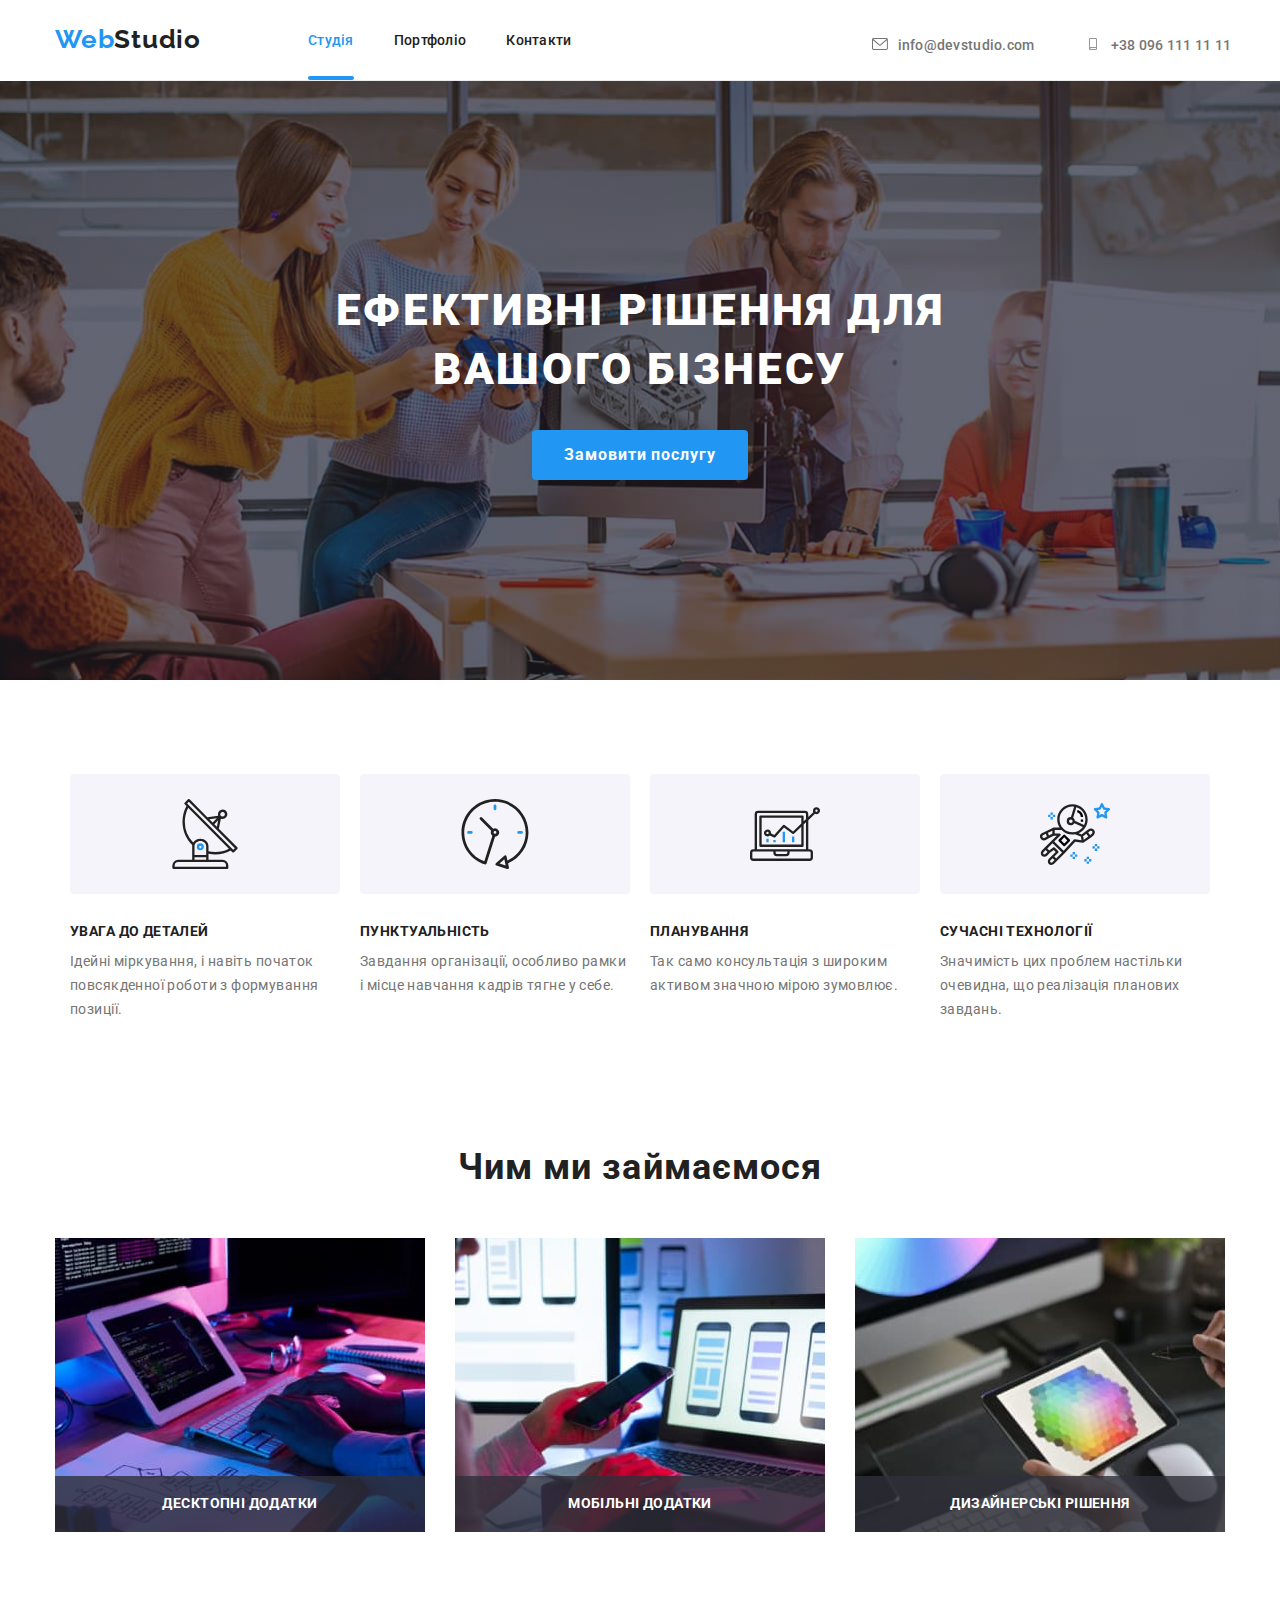
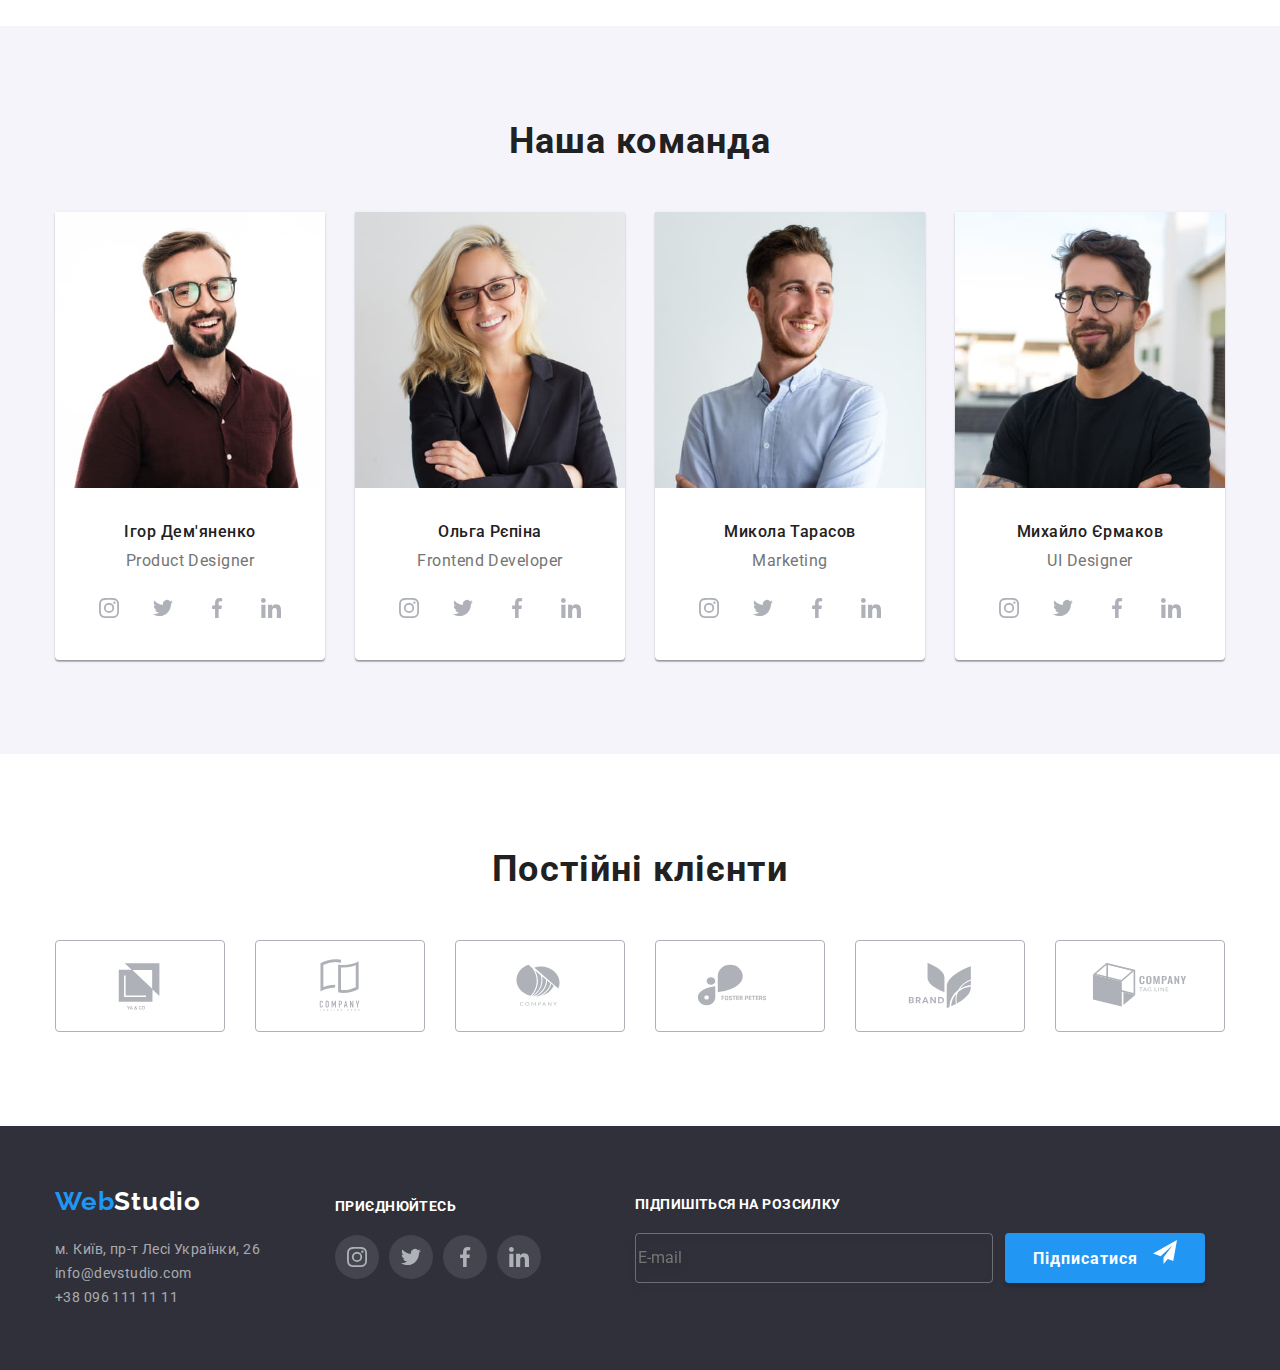
<file: index.html>
<!DOCTYPE html>
<html lang="uk">

<head>
  <meta charset="UTF-8" />
  <meta http-equiv="X-UA-Compatible" content="IE=edge" />
  <meta name="viewport" content="width=device-width, initial-scale=1.0" />
  <link rel="preconnect" href="https://fonts.gstatic.com" crossorigin />
  <link rel="preconnect" href="https://fonts.googleapis.com" />
  <link href="https://fonts.googleapis.com/css2?family=Raleway:wght@700&family=Roboto:wght@400;500;700;900&display=swap"
    rel="stylesheet" />
  <link rel="stylesheet"
    href="https://cdnjs.cloudflare.com/ajax/libs/modern-normalize/1.0.0/modern-normalize.min.css" />

  <link rel="stylesheet" href="./css/main.min.css" />

  <link rel="stylesheet" href="https://cdnjs.cloudflare.com/ajax/libs/animate.css/4.1.1/animate.min.css" />
  <title>WebStudio</title>
</head>

<body>
  <!-- Header -->
  <header class="page-header">
    <div class="container header">
      <!--Logo Link-->
      <div>
        <a href="./index.html" class="logo-link logo-link--header">
          <span lang="en">Web<span class="logo-link__studio logo-link__studio--header-color">Studio</span></span>
        </a>
      </div>

      <!--Mobile navigation-->
      <div>
        <button type="button" class="open-mobile-nav open-modal" data-modal2-open>
          <svg class="open-mobile-nav__svg">
            <use href="./images/icons.svg#open-mobile-nav"></use>
          </svg>
        </button>
      </div>
      <div class="backdrop is-hidden" data-modal2="">
        <div class="mobile-nav-modal no-scroll">
          <button type="button" class="close-mobile-nav" data-modal2-close>
            <svg class="modal-close">
              <use href="./images/icons.svg#close">
              </use>
            </svg>
          </button>
          <nav class="mobile-navigation">
            <ul class="mobile-navigation__list list">
              <li class="mobile-navigation__item">
                <a href="./index.html" class="mobile-navigation__link mobile-navigation__link--active link">Студія</a>
              </li>
              <li class="mobile-navigation__item">
                <a href="./portfolio.html" class="mobile-navigation__link link">Портфоліо</a>
              </li>
              <li class="mobile-navigation__item">
                <a href="#contacts" class="mobile-navigation__link link">Контакти</a>
              </li>
            </ul>
          </nav>
          <ul class="mobile-contact list">
            <li class="mobile-contact__item">
              <a href="mailto:info@devstudio.com" class="link mobile-contact__mail">
                info@devstudio.com
              </a>
            </li>
            <li class="mobile-contact__item">
              <a href="tel:+380961111111" class="link mobile-contact__tell">
                +38 096 111 11 11
              </a>
            </li>
          </ul>
          <ul class="header-social list">
            <li class="header-social__item">
              <a href="https://www.instagram.com/" class="header-social__link link">
                Instagram</a>
            </li>
            <li>
              <p class="pipeline">|</p>
            </li>
            <li class="header-social__item">
              <a href="https://twitter.com/" class="header-social__link link">
                Twitter</a>
            </li>
            <li>
              <p class="pipeline">|</p>
            </li>
            <li class="header-social__item">
              <a href="https://www.facebook.com/" class="header-social__link link">
                Facebook</a>
            </li>
            <li>
              <p class="pipeline">|</p>
            </li>
            <li class="header-social__item">
              <a href="https://www.linkedin.com/" class="header-social__link link">
                LinkedIN
              </a>
            </li>
          </ul>
        </div>
      </div>
    </div>

    <!--Normal navigation-->
    <nav class="navigation">
      <ul class="navigation__list list">
        <li class="navigation__item">
          <a href="./index.html" class="navigation__link link navigation__link--active ">Студія</a>
        </li>
        <li class="navigation__item">
          <a href="./portfolio.html" class="navigation__link link">Портфоліо</a>
        </li>
        <li class="navigation__item">
          <a href="#contacts" class="navigation__link link">Контакти</a>
        </li>
      </ul>
    </nav>

    <ul class="contact list">
      <li class="contact__item">
        <a href="mailto:info@devstudio.com" class="link contact__mail">
          <div class="logo-cont">
            <svg class="mail-svg">
              <use href="./images/icons.svg#icon-envelope">
              </use>
            </svg>
          </div>info@devstudio.com
        </a>
      </li>
      <li class="contact__item">
        <a href="tel:+380961111111" class="link contact__tell">
          <div class="logo-cont">
            <svg class="phone-svg">
              <use href="./images/icons.svg#icon-phone">
              </use>
            </svg>
          </div>+38 096 111 11 11
        </a>
      </li>
    </ul>
  </header>

  <body>

    <!--Hero Section-->
    <section>
      <div class="hero">
        <h1 class="hero__title">
          Ефективні рішення для вашого бізнесу
        </h1>
        <button type="button" class="hero__button open-modal button" data-modal-open>
          Замовити послугу
        </button>
      </div>
    </section>

    <!--Section Our Аdvantages-->
    <section class="advantages section">
      <div class="container">
        <h2 class="advantages__title visually-hidden">Переваги</h2>
        <ul class="advantage list">
          <li class="advantage__item">
            <div class="advantage__bloc">
              <svg class="advantage__svg">
                <use href="./images/icons.svg#icon-antenna"></use>
              </svg>
            </div>
            <h3 class="advantage__name">УВАГА ДО ДЕТАЛЕЙ</h3>
            <p class="advantage__description">
              Ідейні міркування, і навіть початок повсякденної роботи з
              формування позиції.
            </p>
          </li>
          <li class="advantage__item">
            <div class="advantage__bloc">
              <svg class="advantage__svg">
                <use href="./images/icons.svg#icon-clock"></use>
              </svg>
            </div>
            <h3 class="advantage__name">ПУНКТУАЛЬНІСТЬ</h3>
            <p class="advantage__description">
              Завдання організації, особливо рамки і місце навчання кадрів тягне
              у себе.
            </p>
          </li>
          <li class="advantage__item">
            <div class="advantage__bloc">
              <svg class="advantage__svg">
                <use href="./images/icons.svg#icon-diagram"></use>
              </svg>
            </div>
            <h3 class="advantage__name">ПЛАНУВАННЯ</h3>
            <p class="advantage__description">
              Так само консультація з широким активом значною мірою зумовлює.
            </p>
          </li>
          <li class="advantage__item">
            <div class="advantage__bloc">
              <svg class="advantage__svg">
                <use href="./images/icons.svg#icon-astronaut"></use>
              </svg>
            </div>
            <h3 class="advantage__name">СУЧАСНІ ТЕХНОЛОГІЇ</h3>
            <p class="advantage__description">
              Значимість цих проблем настільки очевидна, що реалізація планових
              завдань.
            </p>
          </li>
        </ul>
      </div>
    </section>

    <!--Section What Do We Do-->
    <section class="we-do section">
      <div class="container">
        <h2 class="we-do__title block-head">Чим ми займаємося</h2>
        <ul class="we-do__list list">
          <li class="we-do__item">
            <div class="we-do__thumb">
              <img class="we-do__img" src="./images/we-do/box1.jpg" alt="Programing" width="370" />
              <p class="we-do__description">Десктопні додатки</p>
            </div>
          </li>
          <li class="we-do__item">
            <div class="we-do__thumb">
              <img class="we-do__img" src="./images/we-do/box2.jpg" alt="Design" width="370" />
              <p class="we-do__description">Мобільні додатки</p>
            </div>
          </li>
          <li class="we-do__item">
            <div class="we-do__thumb">
              <img class="we-do__img" src="./images/we-do/box3.jpg" alt="Drafting" width="370" />
              <p class="we-do__description">Дизайнерські рішення</p>
            </div>
          </li>
        </ul>
      </div>
    </section>

    <!--Our Team-->
    <section class="team-sect section">
      <div class="container">
        <h2 class="block-head">Наша команда</h2>
        <ul class="team list">
          <li class="team__item">
            <section class="employee">

              <picture>
                <source srcset="  ./images/team/igor_desk_x3.jpg x3,
                                  ./images/team/igor_desk_x1.jpg x1," media="(min-width: 1200px)" sizes="270px" />
                <source srcset="  ./images/team/igor_tablet_x2.jpg x2,
                                  ./images/team/igor_tablet_x1.jpg x1," media="(min-width: 768px)" sizes="354px" />
                <source srcset="
                                  ./images/team/igor_mob_x2.jpg x2,
                                  ./images/team/igor_mob_x1.jpg x1," sizes="450px" />
                <img class="employee__img" src="./images/team/igor_mob_x1.jpg" alt="Ігор Дем'яненко" width="270" />
              </picture>

              <div class="team-frame">
                <h3 class="employee__name">Ігор Дем'яненко</h3>
                <p class="employee__position-on-team" lang="en">
                  Product Designer
                </p>
                <div class="employee__social-network">
                  <ul class="social list">
                    <li class="social__item">
                      <a class="social__link" href="https://www.instagram.com/">
                        <svg class="social__svg">
                          <use href="./images/icons.svg#icon-instagram"></use>
                        </svg>
                      </a>
                    </li>
                    <li class="social__item">
                      <a class="social__link" href="https://twitter.com/">
                        <svg class="social__svg">
                          <use href="./images/icons.svg#icon-twitter"></use>
                        </svg>
                      </a>
                    </li>
                    <li class="social__item">
                      <a class="social__link" href="https://www.facebook.com/">
                        <svg class="social__svg">
                          <use href="./images/icons.svg#icon-facebook"></use>
                        </svg>
                      </a>
                    </li>
                    <li class="social__item">
                      <a class="social__link" href="https://www.linkedin.com/">
                        <svg class="social__svg">
                          <use href="./images/icons.svg#icon-linkedin"></use>
                        </svg>
                      </a>
                    </li>
                  </ul>
                </div>
              </div>
            </section>
          </li>
          <li class="team__item">
            <section class="employee">
              <source srcset="  ./images/team/olga_desk_x3.jpg x3,
                                ./images/team/olga_desk_x1.jpg x1,
                                " media="(min-width: 1200px)" sizes="270px" />
              <source srcset="  ./images/team/olga_tablet_x2.jpg x2,
                                ./images/team/olga_tablet_x1.jpg x1,
                                " media="(min-width: 768px)" sizes="354px" />
              <source srcset="  ./images/team/olga_mob_x2.jpg x2,
                                ./images/team/olga_mob_x1.jpg x1,
                                " sizes="450px" />
              <img class="employee__img" src="./images/team/olga_mob_x1.jpg" alt="Ольга Рєпіна" width="270" />
              <div class="team-frame">
                <h3 class="employee__name">Ольга Рєпіна</h3>
                <p class="employee__position-on-team" lang="en">
                  Frontend Developer
                </p>
                <div class="employee__social-network">
                  <ul class="social list">
                    <li class="social__item">
                      <a class="social__link" href="https://www.instagram.com/">
                        <svg class="social__svg">
                          <use href="./images/icons.svg#icon-instagram"></use>
                        </svg>
                      </a>
                    </li>
                    <li class="social__item">
                      <a class="social__link" href="https://twitter.com/">
                        <svg class="social__svg">
                          <use href="./images/icons.svg#icon-twitter"></use>
                        </svg>
                      </a>
                    </li>
                    <li class="social__item">
                      <a class="social__link" href="https://www.facebook.com/">
                        <svg class="social__svg">
                          <use href="./images/icons.svg#icon-facebook"></use>
                        </svg>
                      </a>
                    </li>
                    <li class="social__item">
                      <a class="social__link" href="https://www.linkedin.com/">
                        <svg class="social__svg">
                          <use href="./images/icons.svg#icon-linkedin"></use>
                        </svg>
                      </a>
                    </li>
                  </ul>
                </div>
              </div>
            </section>
          </li>
          <li class="team__item">
            <section class="employee">
              <picture>
                <source srcset="  ./images/team/mykola_desk_x3.jpg x3,
                                  ./images/team/mykola_desk_x1.jpg x1," media="(min-width: 1200px)" sizes="270px" />
                <source srcset="  ./images/team/mykola_tablet_x2.jpg x2,
                                  ./images/team/mykola_tablet_x1.jpg x1," media="(min-width: 768px)" sizes="354px" />
                <source srcset="  ./images/team/mykola_mob_x2.jpg x2,
                                  ./images/team/mykola_mob_x1.jpg x1," sizes="450px" />
                <img class="employee__img" src="./images/team/mykola_mob_x1.jpg" alt="Микола Тарасов" width="270" />
              </picture>
              <div class="team-frame">
                <h3 class="employee__name">Микола Тарасов</h3>
                <p class="employee__position-on-team" lang="en">
                  Marketing
                </p>
                <div class="employee__social-network">
                  <ul class="social list">
                    <li class="social__item">
                      <a class="social__link" href="https://www.instagram.com/">
                        <svg class="social__svg">
                          <use href="./images/icons.svg#icon-instagram"></use>
                        </svg>
                      </a>
                    </li>
                    <li class="social__item">
                      <a class="social__link" href="https://twitter.com/">
                        <svg class="social__svg">
                          <use href="./images/icons.svg#icon-twitter"></use>
                        </svg>
                      </a>
                    </li>
                    <li class="social__item">
                      <a class="social__link" href="https://www.facebook.com/">
                        <svg class="social__svg">
                          <use href="./images/icons.svg#icon-facebook"></use>
                        </svg>
                      </a>
                    </li>
                    <li class="social__item">
                      <a class="social__link" href="https://www.linkedin.com/">
                        <svg class="social__svg">
                          <use href="./images/icons.svg#icon-linkedin"></use>
                        </svg>
                      </a>
                    </li>
                  </ul>
                </div>
              </div>
            </section>
          </li>
          <li>
            <section class="employee">
              <picture>
                <source srcset="  ./images/team/miha_desk_x3.jpg x3,
                                  ./images/team/miha_desk_x1.jpg x1," media="(min-width: 1200px)" sizes="270px" />
                <source srcset="  ./images/team/miha_tablet_x2.jpg x2,
                                  ./images/team/miha_tablet_x1.jpg x1," media="(min-width: 768px)" sizes="354px" />
                <source srcset="  ./images/team/miha_mob_x2.jpg x2,
                                  ./images/team/miha_mob_x1.jpg x1," sizes="450px" />
                <img class="employee__img" src="./images/team/miha_mob_x1.jpg" alt="Михайло Єрмаков" width="270" />
              </picture>
              <div class="team-frame">
                <h3 class="employee__name">Михайло Єрмаков</h3>
                <p class="employee__position-on-team" lang="en">
                  UI Designer
                </p>
                <div class="team-social-network">
                  <div class="employee__social-network">
                    <ul class="social list">
                      <li class="social__item">
                        <a class="social__link" href="https://www.instagram.com/">
                          <svg class="social__svg">
                            <use href="./images/icons.svg#icon-instagram"></use>
                          </svg>
                        </a>
                      </li>
                      <li class="social__item">
                        <a class="social__link" href="https://twitter.com/">
                          <svg class="social__svg">
                            <use href="./images/icons.svg#icon-twitter"></use>
                          </svg>
                        </a>
                      </li>
                      <li class="social__item">
                        <a class="social__link" href="https://www.facebook.com/">
                          <svg class="social__svg">
                            <use href="./images/icons.svg#icon-facebook"></use>
                          </svg>
                        </a>
                      </li>
                      <li class="social__item">
                        <a class="social__link" href="https://www.linkedin.com/">
                          <svg class="social__svg">
                            <use href="./images/icons.svg#icon-linkedin"></use>
                          </svg>
                        </a>
                      </li>
                    </ul>
                  </div>
                </div>
              </div>
            </section>
          </li>
        </ul>
      </div>
    </section>

    <!--Regular Customers-->
    <section class="customer section">
      <div class="container">
        <h2 class="block-head">Постійні клієнти</h2>
        <ul class="customer__list list">
          <li class="customer__item">
            <a href="" class="customer__link">
              <svg class="customer__logo">
                <use href="./images/icons.svg#icon-client-logo-1"></use>
              </svg>
            </a>
          </li>
          <li class="customer__item">
            <a href="" class="customer__link">
              <svg class="customer__logo">
                <use href="./images/icons.svg#icon-client-logo-2"></use>
              </svg>
            </a>
          </li>
          <li class="customer__item">
            <a href="" class="customer__link">
              <svg class="customer__logo">
                <use href="./images/icons.svg#icon-client-logo-3"></use>
              </svg>
            </a>
          </li>
          <li class="customer__item">
            <a href="" class="customer__link">
              <svg class="customer__logo">
                <use href="./images/icons.svg#icon-client-logo-4"></use>
              </svg>
            </a>
          </li>
          <li class="customer__item">
            <a href="" class="customer__link">
              <svg class="customer__logo">
                <use href="./images/icons.svg#icon-client-logo-5"></use>
              </svg>
            </a>
          </li>
          <li class="customer__item">
            <a href="" class="customer__link">
              <svg class="customer__logo">
                <use href="./images/icons.svg#icon-client-logo-6"></use>
              </svg>
            </a>
          </li>
        </ul>
      </div>
    </section>

    <!--Footer-->
    <footer class="footer">
      <div class="container footer-cont">
        <h2 class="visually-hidden" id="#contacts">
          Контакти
        </h2>

        <address class="address">
          <ul class="address__contact list">
            <li class="address__item">
              <a href="./index.html" class="logo-link logo-link--footer"><span lang="en">Web<span
                    class="logo-link__studio logo-link__studio--footer-color">Studio</span></span></a>
            </li>
            <li class="address__item">
              <p class="address__place">м. Київ, пр-т Лесі Українки, 26</p>
            </li>
            <li class="address__item">
              <a href="mailto:info@devstudio.com" class="address__mail">info@devstudio.com</a>
            </li>
            <li class="address__item">
              <a href="tel:+380961111111" class="address__tell">+38 096 111 11 11</a>
            </li>
          </ul>
        </address>

        <div class="connect">
          <p class="connect__label">Приєднюйтесь</p>
          <ul class="social list">
            <li class="social__item">
              <a href="https://www.instagram.com/" class="social__link">
                <svg class="social__svg">
                  <use href="./images/icons.svg#icon-instagram"></use>
                </svg>
              </a>
            </li>
            <li class="social__item">
              <a href="https://twitter.com/" class="social__link">
                <svg class="social__svg">
                  <use href="./images/icons.svg#icon-twitter"></use>
                </svg>
              </a>
            </li>
            <li class="social__item">
              <a href="https://www.facebook.com/" class="social__link">
                <svg class="social__svg">
                  <use href="./images/icons.svg#icon-facebook"></use>
                </svg>
              </a>
            </li>
            <li class="social__item">
              <a href="https://www.linkedin.com/" class="social__link">
                <svg class="social__svg">
                  <use href="./images/icons.svg#icon-linkedin"></use>
                </svg>
              </a>
            </li>
          </ul>
        </div>

        <div class="subs">
          <form name="subscribe__form" autocomplete="on" novalidate class="subscribe">
            <label class="subscribe__label">
              <span class="subscribe__text">Підпишіться на розсилку</span>
              <input type="email" name="email" placeholder="E-mail" class="subscribe__input" />
            </label>
            <button type="submit" class="btn">Підписатися
              <svg class="btn__icon">
                <use href="./images/icons.svg#send">
                </use>
              </svg>
            </button>
          </form>
        </div>
      </div>
    </footer>


    <!--modal-->
    <div class="backdrop is-hidden" data-modal>
      <div class="modal-call no-scroll">
        <button type="button" class="close-button" data-modal-close>
          <svg class="modal-close">
            <use href="./images/icons.svg#close">
            </use>
          </svg>
        </button>
        <div class="order-service">
          <h2 class="visually-hidden">Замовити послугу</h2>
          <p class="">Залиште свої дані, ми вам передзвонимо</p>
          <label class="client-label">Ім'я
            <input type="text" name="client-name" class="client-input">
            <svg class="input-icon">
              <use href="./images/icons.svg#name"></use>
            </svg>
          </label>
          <label class="client-label">Телефон
            <input type="tel" name="client-tel" class="client-input">
            <svg class="input-icon">
              <use href="./images/icons.svg#phone"></use>
            </svg>
          </label>
          <label class="client-label">Пошта
            <input type="email" name="client-email" class="client-input">
            <svg class="input-icon">
              <use href="./images/icons.svg#envelope"></use>
            </svg>
          </label>
          <label class="client-label">
            Коментар
            <textarea name="comment" placeholder="Введіть текст" class="client-text-area"></textarea>
          </label>


          <div class="applybox">
            <input type="checkbox" id="conditions" class="check" name="check" />

            <label for="conditions" class="conditions"><span class="check-icon"></span>Погоджуюся з розсилкою та приймаю
              <a href="https://policies.google.com/terms?hl=uk" class="link terms-agreement" target="_blank"
                rel="noreferrer noopener">Умови
                договору</a>
            </label>
          </div>
          <button type="submit" class="send-btn">Відправити</button>
        </div>
      </div>
    </div>

  </body>

  <script src="./js/modal.js"></script>
  <script src="js/mobile-menu.js"></script>

</html>
</file>
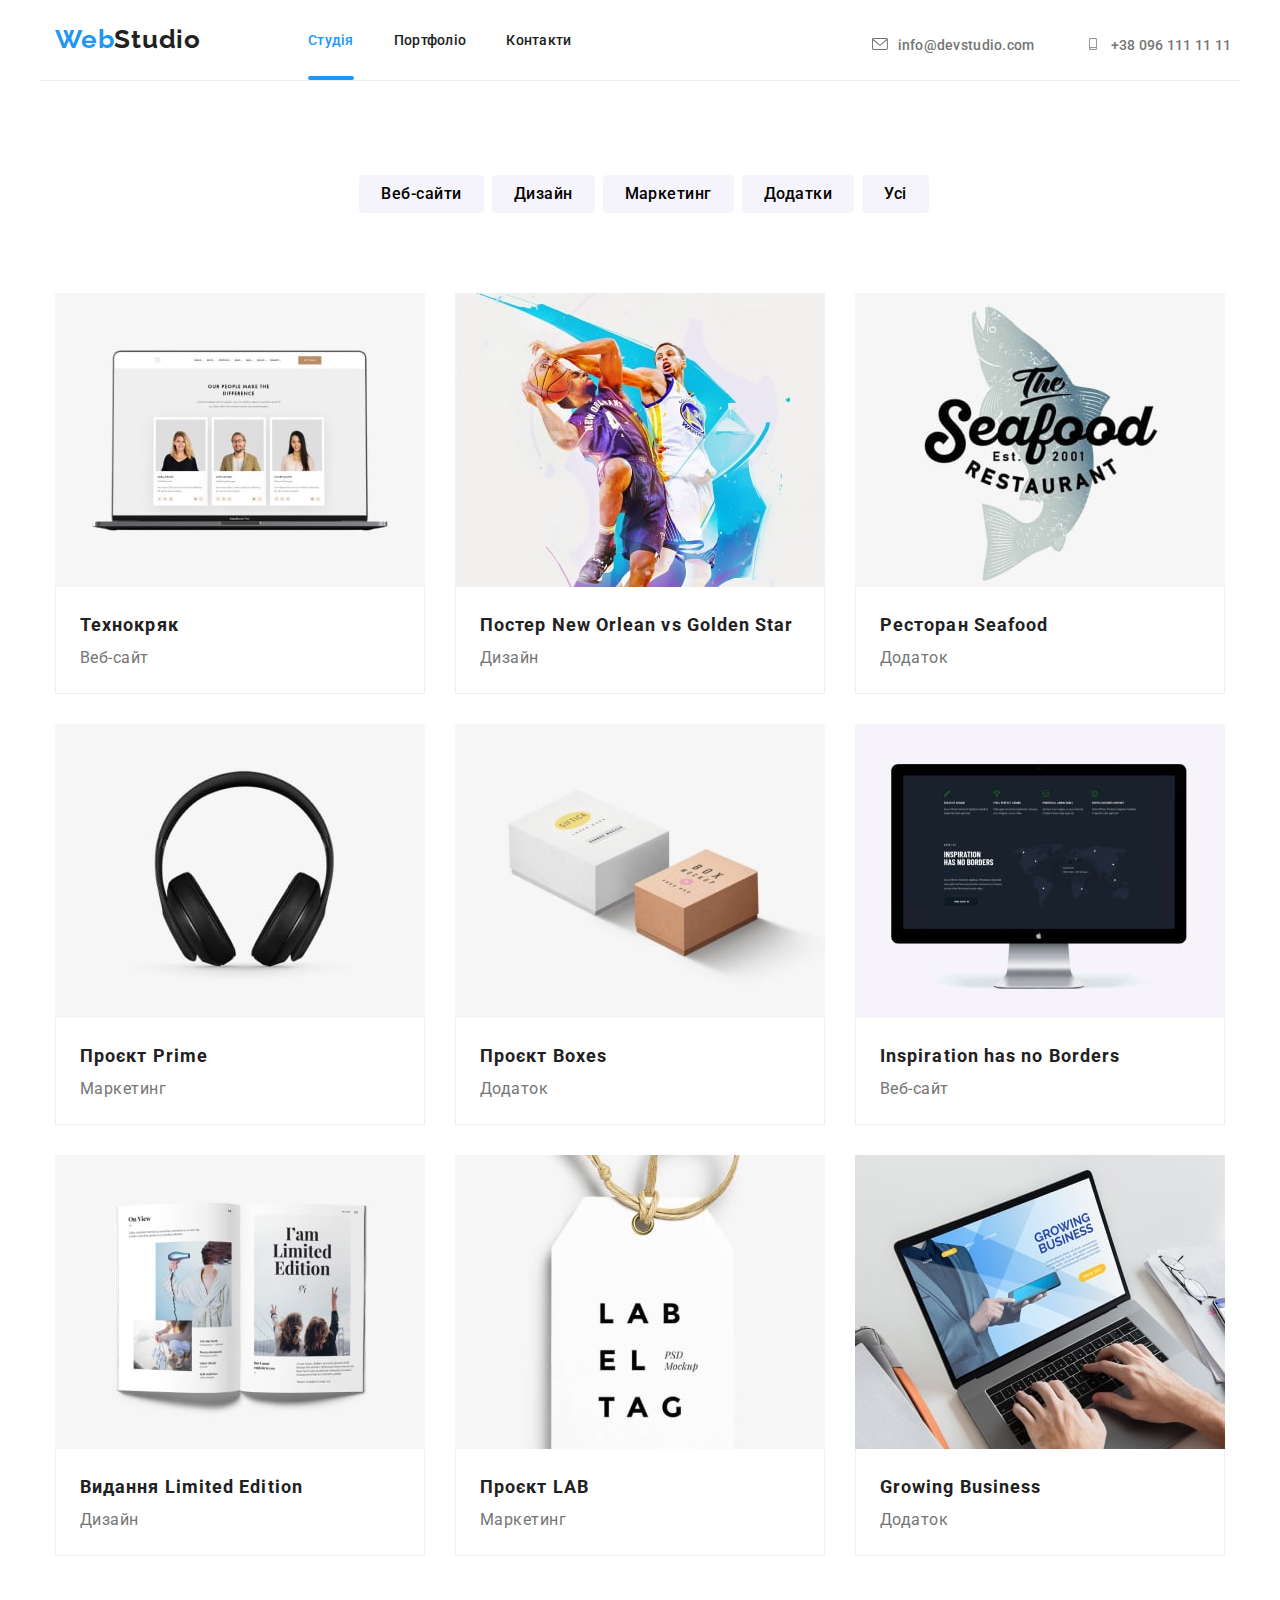
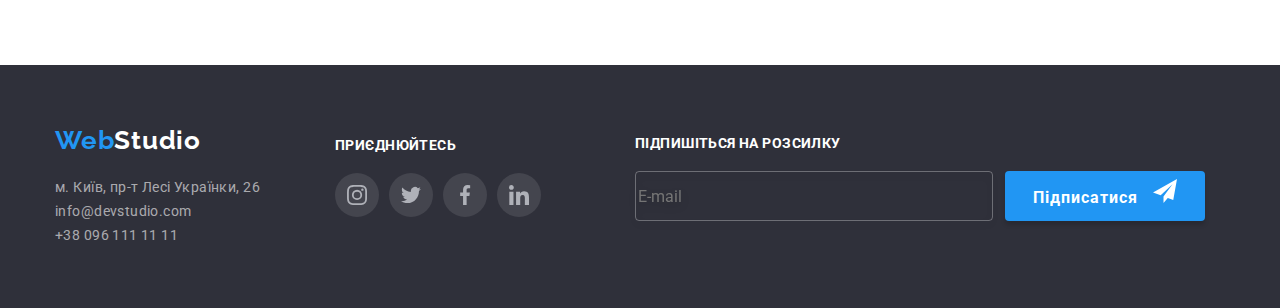
<file: portfolio.html>
<!DOCTYPE html>
<html lang="uk">

<head>
  <meta charset="UTF-8" />
  <meta http-equiv="X-UA-Compatible" content="IE=edge" />
  <meta name="viewport" content="width=device-width, initial-scale=1.0" />
  <title>Portfolio</title>
  <link rel="preconnect" href="https://fonts.googleapis.com">
  <link rel="preconnect" href="https://fonts.gstatic.com" crossorigin>
  <link href="https://fonts.googleapis.com/css2?family=Raleway:wght@700&family=Roboto:wght@400;500;700;900&display=swap"
    rel="stylesheet">
  <link rel="stylesheet"
    href="https://cdnjs.cloudflare.com/ajax/libs/modern-normalize/1.0.0/modern-normalize.min.css" />
  <link rel="stylesheet" href="./css/main.min.css" />
  <link rel="stylesheet" href="./css/styles.css">

</head>

<body>

  <!-- Header -->
  <header class="page-header">
    <div class="container header">
      <!--Logo Link-->
      <div>
        <a href="./index.html" class="logo-link logo-link--header">
          <span lang="en">Web<span class="logo-link__studio logo-link__studio--header-color">Studio</span></span>
        </a>
      </div>

      <!--Mobile navigation-->
      <div>
        <button type="button" class="open-mobile-nav open-modal" data-modal2-open>
          <svg class="open-mobile-nav__svg">
            <use href="./images/icons.svg#open-mobile-nav"></use>
          </svg>
        </button>
      </div>
      <div class="backdrop is-hidden" data-modal2="">
        <div class="mobile-nav-modal no-scroll">
          <button type="button" class="close-mobile-nav" data-modal2-close>
            <svg class="modal-close">
              <use href="./images/icons.svg#close">
              </use>
            </svg>
          </button>
          <nav class="mobile-navigation">
            <ul class="mobile-navigation__list list">
              <li class="mobile-navigation__item">
                <a href="./index.html" class="mobile-navigation__link mobile-navigation__link--active link">Студія</a>
              </li>
              <li class="mobile-navigation__item">
                <a href="./portfolio.html" class="mobile-navigation__link link">Портфоліо</a>
              </li>
              <li class="mobile-navigation__item">
                <a href="#contacts" class="mobile-navigation__link link">Контакти</a>
              </li>
            </ul>
          </nav>
          <ul class="mobile-contact list">
            <li class="mobile-contact__item">
              <a href="mailto:info@devstudio.com" class="link mobile-contact__mail">
                info@devstudio.com
              </a>
            </li>
            <li class="mobile-contact__item">
              <a href="tel:+380961111111" class="link mobile-contact__tell">
                +38 096 111 11 11
              </a>
            </li>
          </ul>
          <ul class="header-social list">
            <li class="header-social__item">
              <a href="https://www.instagram.com/" class="header-social__link link">
                Instagram</a>
            </li>
            <li>
              <p class="pipeline">|</p>
            </li>
            <li class="header-social__item">
              <a href="https://twitter.com/" class="header-social__link link">
                Twitter</a>
            </li>
            <li>
              <p class="pipeline">|</p>
            </li>
            <li class="header-social__item">
              <a href="https://www.facebook.com/" class="header-social__link link">
                Facebook</a>
            </li>
            <li>
              <p class="pipeline">|</p>
            </li>
            <li class="header-social__item">
              <a href="https://www.linkedin.com/" class="header-social__link link">
                LinkedIN
              </a>
            </li>
          </ul>
        </div>
      </div>
    </div>

    <!--Normal navigation-->
    <nav class="navigation">
      <ul class="navigation__list list">
        <li class="navigation__item">
          <a href="./index.html" class="navigation__link link navigation__link--active ">Студія</a>
        </li>
        <li class="navigation__item">
          <a href="./portfolio.html" class="navigation__link link">Портфоліо</a>
        </li>
        <li class="navigation__item">
          <a href="#contacts" class="navigation__link link">Контакти</a>
        </li>
      </ul>
    </nav>

    <ul class="contact list">
      <li class="contact__item">
        <a href="mailto:info@devstudio.com" class="link contact__mail">
          <div class="logo-cont">
            <svg class="mail-svg">
              <use href="./images/icons.svg#icon-envelope">
              </use>
            </svg>
          </div>info@devstudio.com
        </a>
      </li>
      <li class="contact__item">
        <a href="tel:+380961111111" class="link contact__tell">
          <div class="logo-cont">
            <svg class="phone-svg">
              <use href="./images/icons.svg#icon-phone">
              </use>
            </svg>
          </div>+38 096 111 11 11
        </a>
      </li>
    </ul>
  </header>

  <main>
    <!--Section Portfolio Works-->
    <section class="section">
      <div class="container">
        <h1 lang="en" class="visually-hidden">Portfolio</h1>
        <ul class="sort list">
          <li><button class="sort__button" type="button">Веб-сайти</button></li>
          <li><button class="sort__button" type="button">Дизайн</button></li>
          <li><button class="sort__button" type="button">Маркетинг</button></li>
          <li><button class="sort__button" type="button">Додатки</button></li>
          <li><button class="sort__button" type="button">Усі</button></li>
        </ul>


        <ul class="portfolio list">
          <li class="portfolio__item">
            <a href="" class="portfolio__work">
              <div class="portfolio__box">
                <img src="./images/portfolio/Technocrack.jpg" alt="Ноутбук із відкритим додатком Технокряк"
                  class="portfolio__img" width="370">
                <p class="portfolio__hover portfolio__hover--overlay">Ресурс пропонує комплексні пропозиції з різним
                  рівнем
                  функціоналу та
                  сервісів. Все це дозволить відвідувачу отримати вичерпні відомості про компанію чи приватну особу.</p>
              </div>
              <div class="frame">
                <h2 class="portfolio__name">Технокряк</h2>
                <p class="portfolio__type">Веб-сайт</p>
              </div>
            </a>
          </li>

          <li class="portfolio__item">
            <a href="" class="portfolio__work">
              <div class="portfolio__box">
                <img src="./images/portfolio/basketball_poster.jpg" class="portfolio__img"
                  alt="Постер New Orlean vs Golden Star" width="370">
                <p class="portfolio__hover portfolio__hover--overlay">Ресурс пропонує комплексні пропозиції з різним
                  рівнем
                  функціоналу та
                  сервісів. Все це дозволить відвідувачу отримати вичерпні відомості про компанію чи приватну особу.</p>
              </div>
              <div class="frame">
                <h2 class="portfolio__name">Постер <span lang="en">New Orlean vs Golden Star</span></h2>
                <p class="portfolio__type">Дизайн</p>
              </div>
            </a>
          </li>

          <li class="portfolio__item">
            <a href="" class="portfolio__work">
              <div class="portfolio__box">
                <img src="./images/portfolio/seafood.jpg" class="portfolio__img" alt="logo Ресторан Seafood"
                  width="370">
                <p class="portfolio__hover portfolio__hover--overlay">Ресурс пропонує комплексні пропозиції з різним
                  рівнем
                  функціоналу та
                  сервісів. Все це дозволить відвідувачу отримати вичерпні відомості про компанію чи приватну особу.</p>
              </div>
              <div class="frame">
                <h2 class="portfolio__name">Ресторан <span lang="en">Seafood</span></h2>
                <p class="portfolio__type">Додаток</p>
              </div>
            </a>
          </li>

          <li class="portfolio__item">
            <a href="" class="portfolio__work">
              <div class="portfolio__box">
                <img src="./images/portfolio/project_prime.jpg" class="portfolio__img" alt="headphone" width="370">
                <p class="portfolio__hover portfolio__hover--overlay">Ресурс пропонує комплексні пропозиції з різним
                  рівнем
                  функціоналу та
                  сервісів. Все це дозволить відвідувачу отримати вичерпні відомості про компанію чи приватну особу.</p>
              </div>
              <div class="frame">
                <h2 class="portfolio__name">Проєкт <span lang="en">Prime</span></h2>
                <p class="portfolio__type">Маркетинг</p>
              </div>
            </a>
          </li>

          <li class="portfolio__item">
            <a href="" class="portfolio__work">
              <div class="portfolio__box">
                <img src="./images/portfolio/boxes.jpg" class="portfolio__img" alt="2 boxes" width="370">
                <p class="portfolio__hover portfolio__hover--overlay">Ресурс пропонує комплексні пропозиції з різним
                  рівнем
                  функціоналу та
                  сервісів. Все це дозволить відвідувачу отримати вичерпні відомості про компанію чи приватну особу.</p>
              </div>
              <div class="frame">
                <h2 class="portfolio__name">Проєкт <span lang="en">Boxes</span></h2>
                <p class="portfolio__type">Додаток</p>
              </div>
            </a>
          </li>

          <li class="portfolio__item">
            <a href="" class="portfolio__work">
              <div class="portfolio__box">
                <img src="./images/portfolio/web_inspiration.jpg" class="portfolio__img" alt="computer monitor"
                  width="370">
                <p class="portfolio__hover portfolio__hover--overlay">Ресурс пропонує комплексні пропозиції з різним
                  рівнем
                  функціоналу та
                  сервісів. Все це дозволить відвідувачу отримати вичерпні відомості про компанію чи приватну особу.</p>
              </div>
              <div class="frame">
                <h2 class="portfolio__name"><span lang="en">Inspiration has no Borders</span></h2>
                <p class="portfolio__type">Веб-сайт</p>
              </div>
            </a>
          </li>

          <li class="portfolio__item">
            <a href="" class="portfolio__work">
              <div class="portfolio__box">
                <img src="./images/portfolio/limited_edition.jpg" class="portfolio__img" alt="opened book" width="370">
                <p class="portfolio__hover portfolio__hover--overlay">Ресурс пропонує комплексні пропозиції з різним
                  рівнем
                  функціоналу та
                  сервісів. Все це дозволить відвідувачу отримати вичерпні відомості про компанію чи приватну особу.</p>
              </div>
              <div class="frame">
                <h2 class="portfolio__name">Видання <span lang="en">Limited Edition</span></h2>
                <p class="portfolio__type">Дизайн</p>
              </div>
            </a>
          </li>

          <li class="portfolio__item">
            <a href="" class="portfolio__work">
              <div class="portfolio__box">
                <img src="./images/portfolio/LAB.jpg" class="portfolio__img" alt="tag" width="370">
                <p class="portfolio__hover portfolio__hover--overlay">Ресурс пропонує комплексні пропозиції з різним
                  рівнем
                  функціоналу та
                  сервісів. Все це дозволить відвідувачу отримати вичерпні відомості про компанію чи приватну особу.</p>
              </div>
              <div class="frame">
                <h2 class="portfolio__name">Проєкт <span lang="en">LAB</span></h2>
                <p class="portfolio__type">Маркетинг</p>
              </div>
            </a>
          </li>

          <li class="portfolio__item">
            <a href="" class="portfolio__work">
              <div class="portfolio__box">
                <img src="./images/portfolio/growing_business.jpg" class="portfolio__img" alt="man working in computer"
                  width="370">
                <p class="portfolio__hover portfolio__hover--overlay">Ресурс пропонує комплексні пропозиції з різним
                  рівнем
                  функціоналу та
                  сервісів. Все це дозволить відвідувачу отримати вичерпні відомості про компанію чи приватну особу.</p>
              </div>
              <div class="frame">
                <h2 class="portfolio__name"><span lang="en">Growing Business</span></h2>
                <p class="portfolio__type">Додаток</p>
              </div>
            </a>
          </li>

        </ul>
      </div>
    </section>
  </main>

  <!--Footer-->
  <footer class="footer">
    <div class="container footer-cont">
      <h2 class="visually-hidden" id="#contacts">
        Контакти
      </h2>

      <address class="address">
        <ul class="address__contact list">
          <li class="address__item">
            <a href="./index.html" class="logo-link logo-link--footer"><span lang="en">Web<span
                  class="logo-link__studio logo-link__studio--footer-color">Studio</span></span></a>
          </li>
          <li class="address__item">
            <p class="address__place">м. Київ, пр-т Лесі Українки, 26</p>
          </li>
          <li class="address__item">
            <a href="mailto:info@devstudio.com" class="address__mail">info@devstudio.com</a>
          </li>
          <li class="address__item">
            <a href="tel:+380961111111" class="address__tell">+38 096 111 11 11</a>
          </li>
        </ul>
      </address>

      <div class="connect">
        <p class="connect__label">Приєднюйтесь</p>
        <ul class="social list">
          <li class="social__item">
            <a href="https://www.instagram.com/" class="social__link">
              <svg class="social__svg">
                <use href="./images/icons.svg#icon-instagram"></use>
              </svg>
            </a>
          </li>
          <li class="social__item">
            <a href="https://twitter.com/" class="social__link">
              <svg class="social__svg">
                <use href="./images/icons.svg#icon-twitter"></use>
              </svg>
            </a>
          </li>
          <li class="social__item">
            <a href="https://www.facebook.com/" class="social__link">
              <svg class="social__svg">
                <use href="./images/icons.svg#icon-facebook"></use>
              </svg>
            </a>
          </li>
          <li class="social__item">
            <a href="https://www.linkedin.com/" class="social__link">
              <svg class="social__svg">
                <use href="./images/icons.svg#icon-linkedin"></use>
              </svg>
            </a>
          </li>
        </ul>
      </div>

      <div class="subs">
        <form name="subscribe__form" autocomplete="on" novalidate class="subscribe">
          <label class="subscribe__label">
            <span class="subscribe__text">Підпишіться на розсилку</span>
            <input type="email" name="email" placeholder="E-mail" class="subscribe__input" />
          </label>
          <button type="submit" class="btn">Підписатися
            <svg class="btn__icon">
              <use href="./images/icons.svg#send">
              </use>
            </svg>
          </button>
        </form>
      </div>
    </div>
  </footer>

</body>
<script src="./js/modal.js"></script>

</html>
</file>
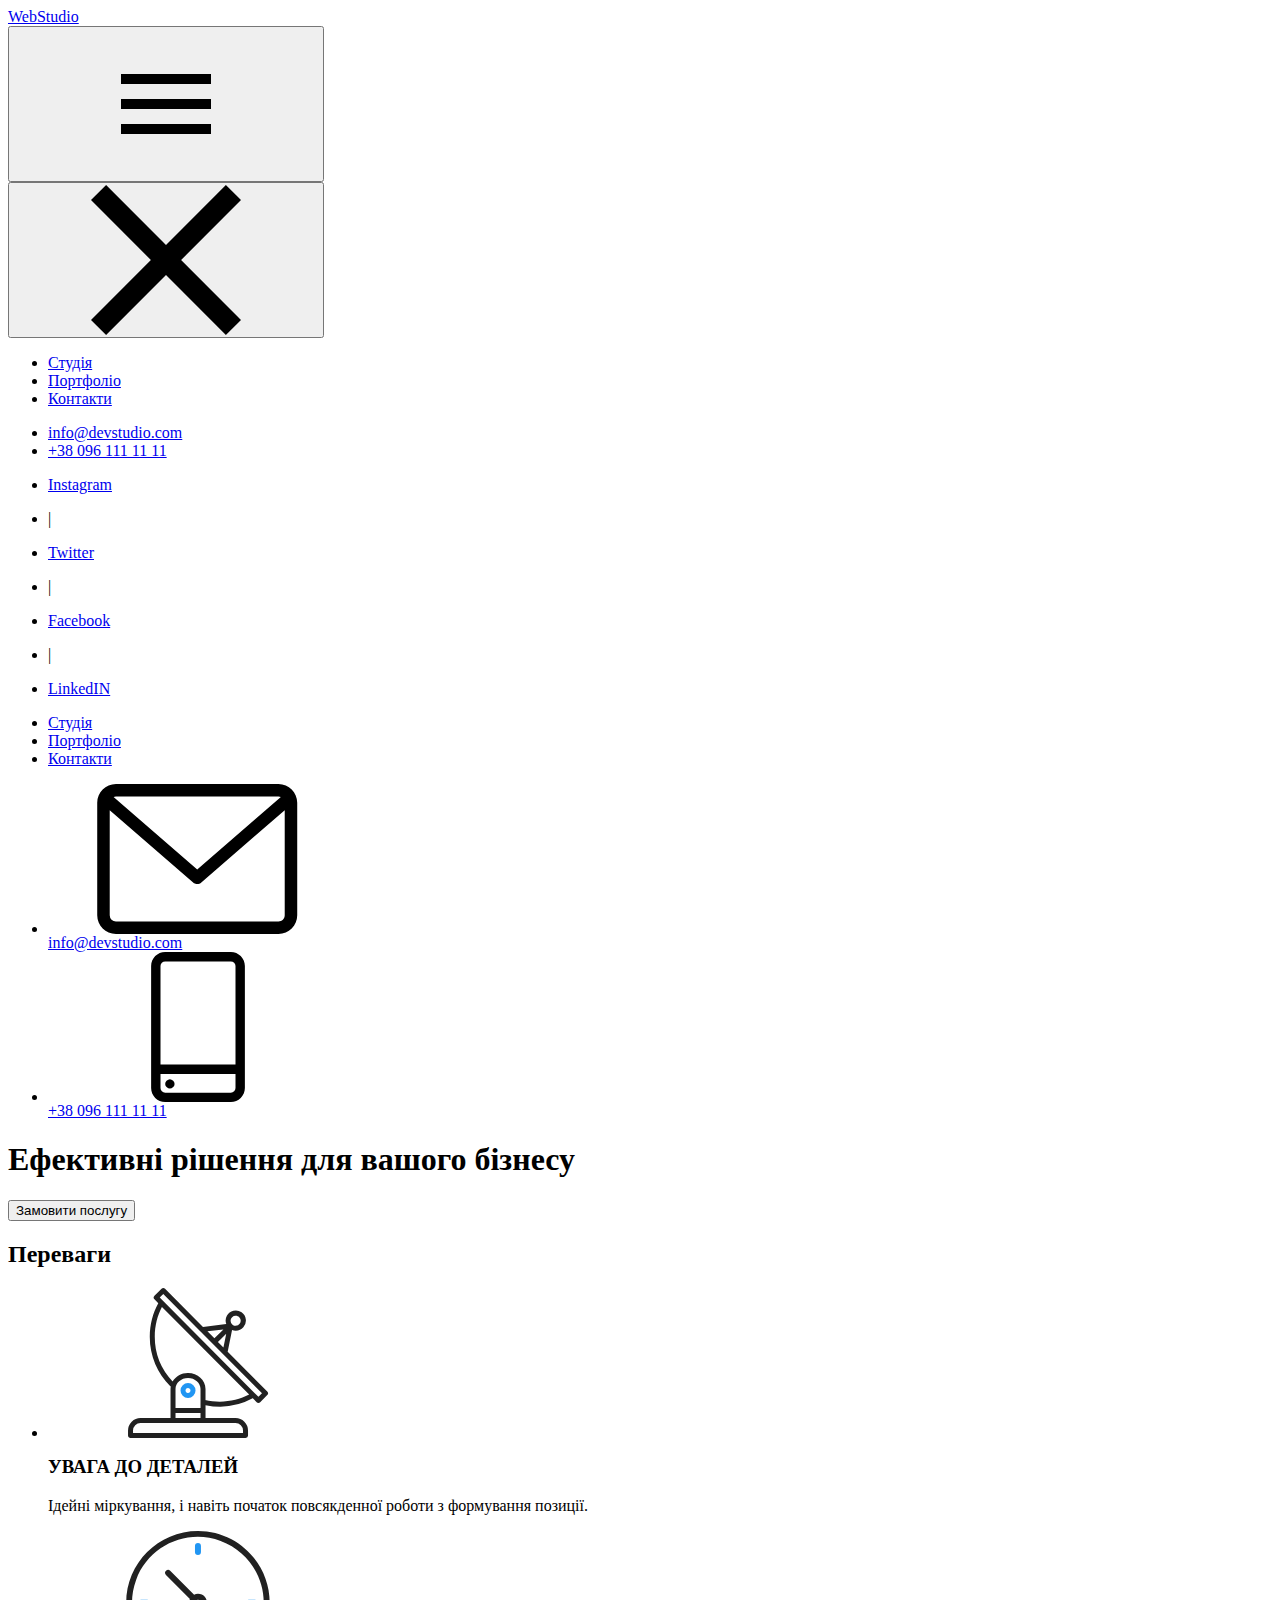
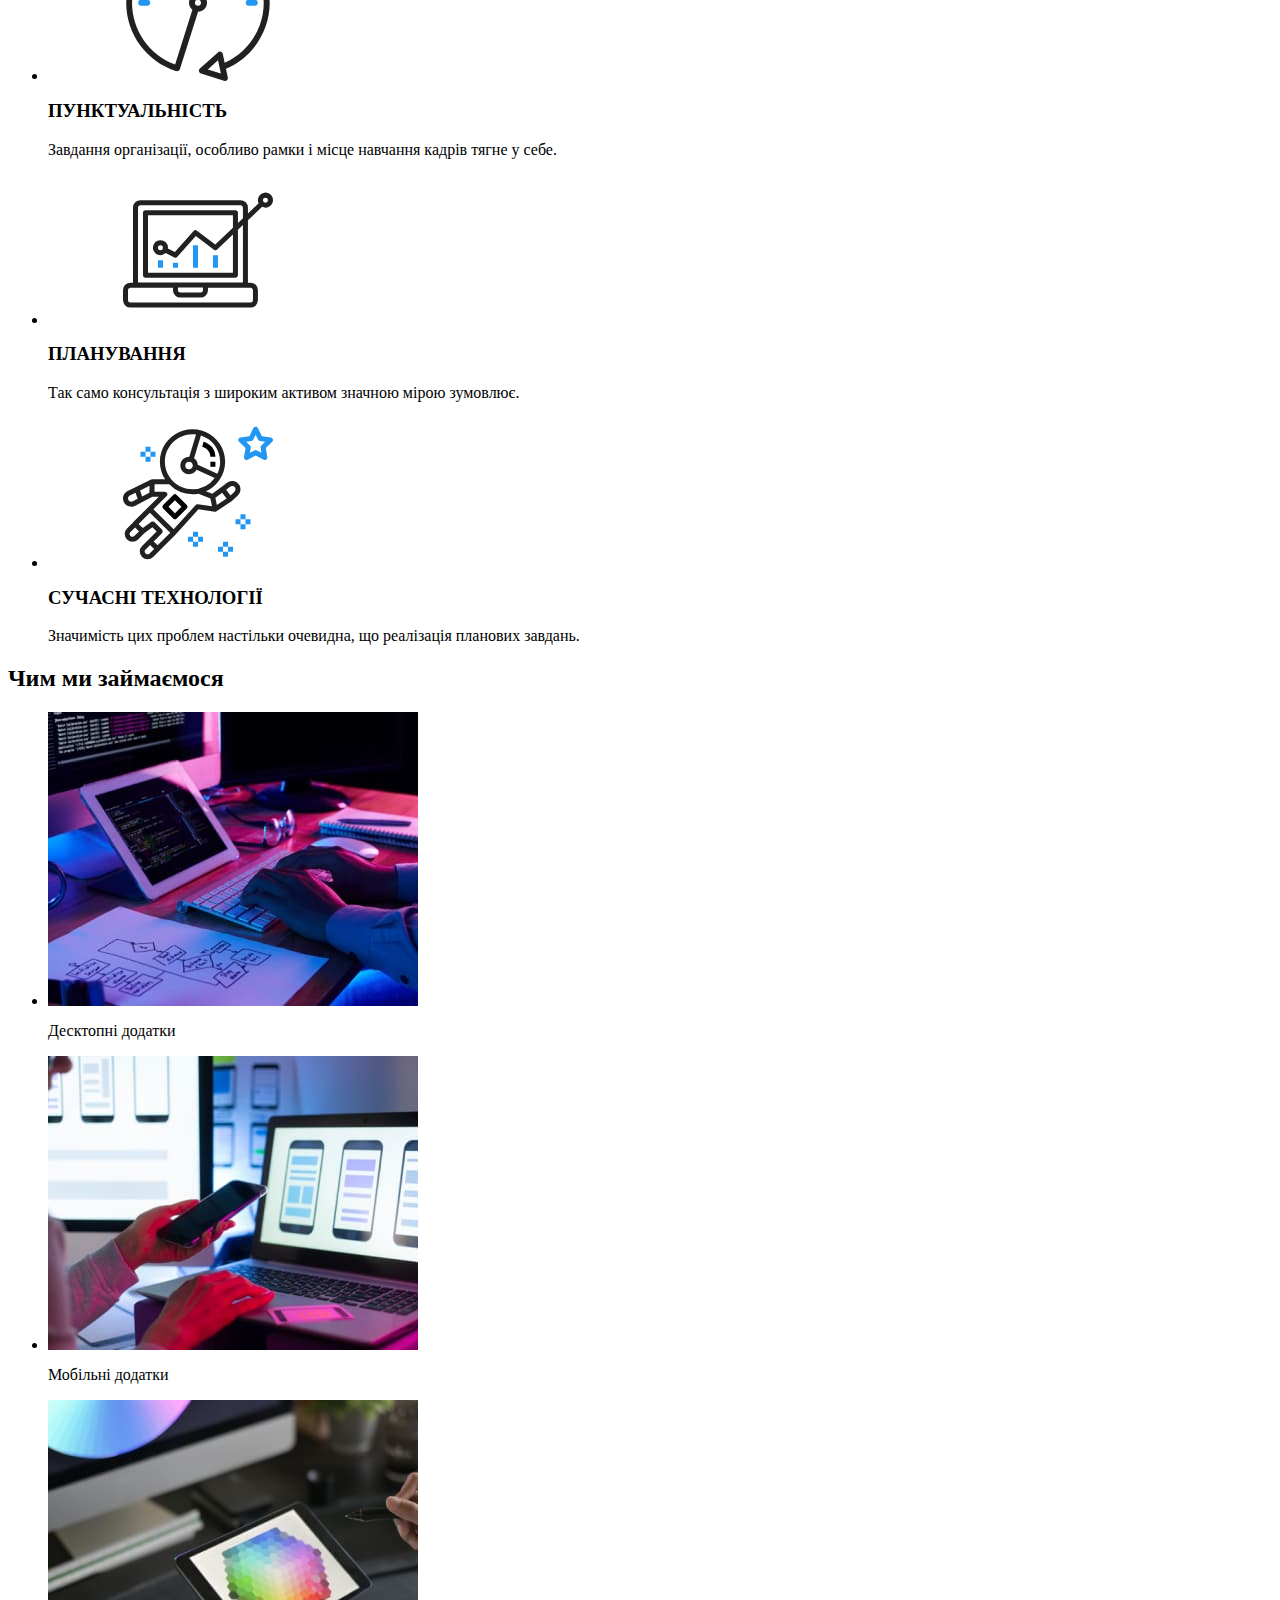
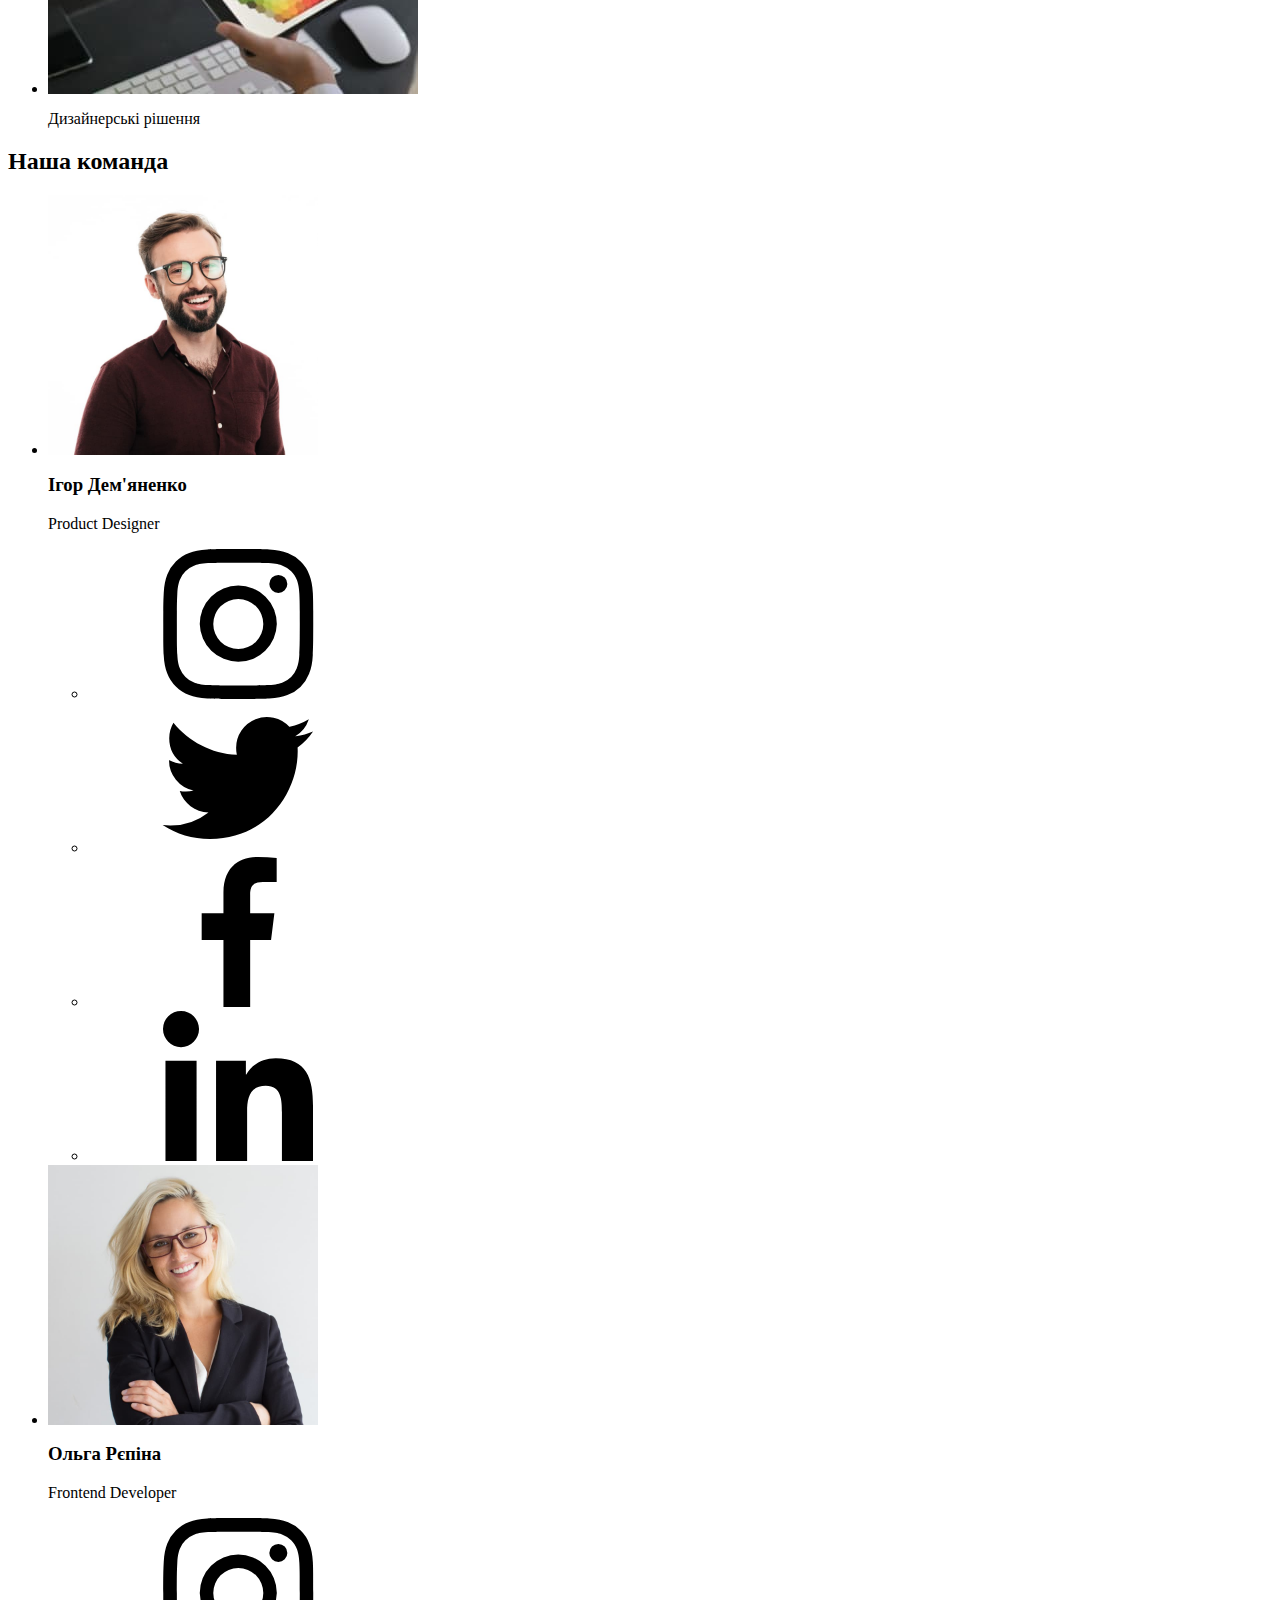
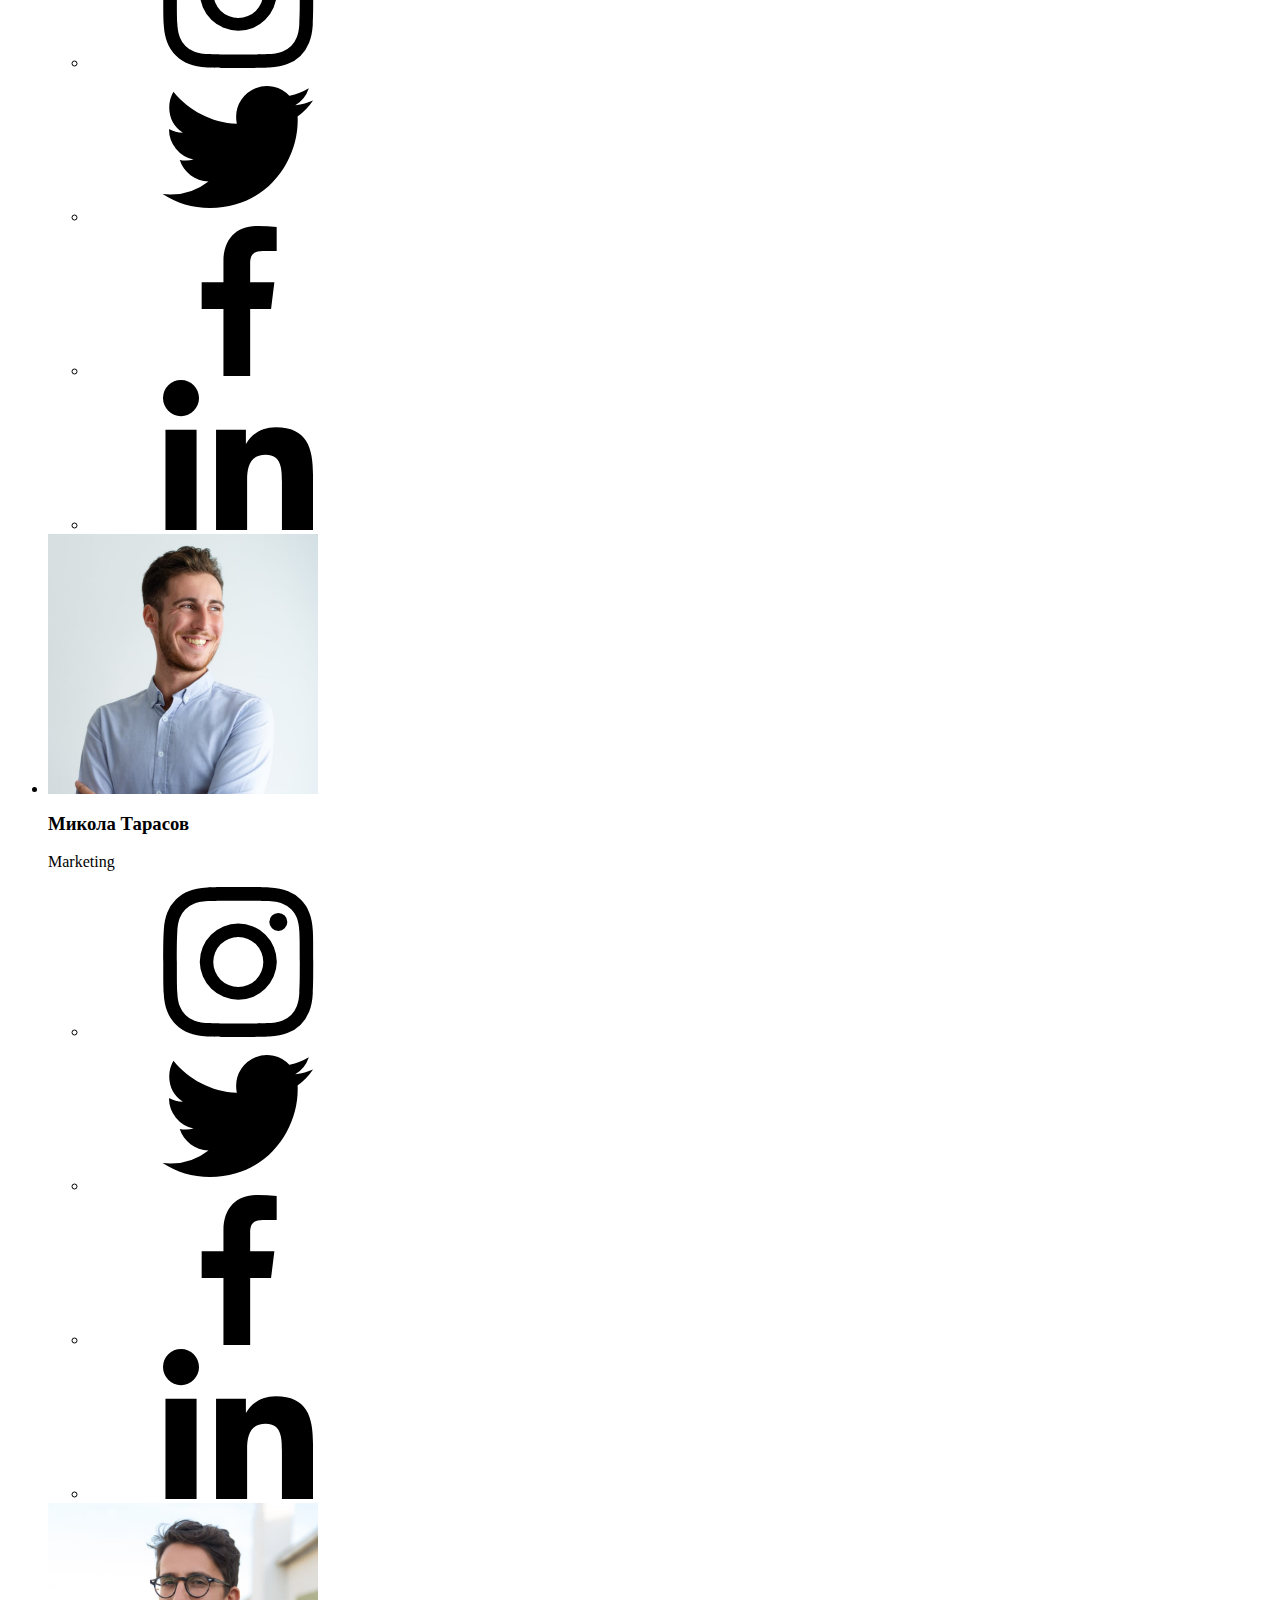
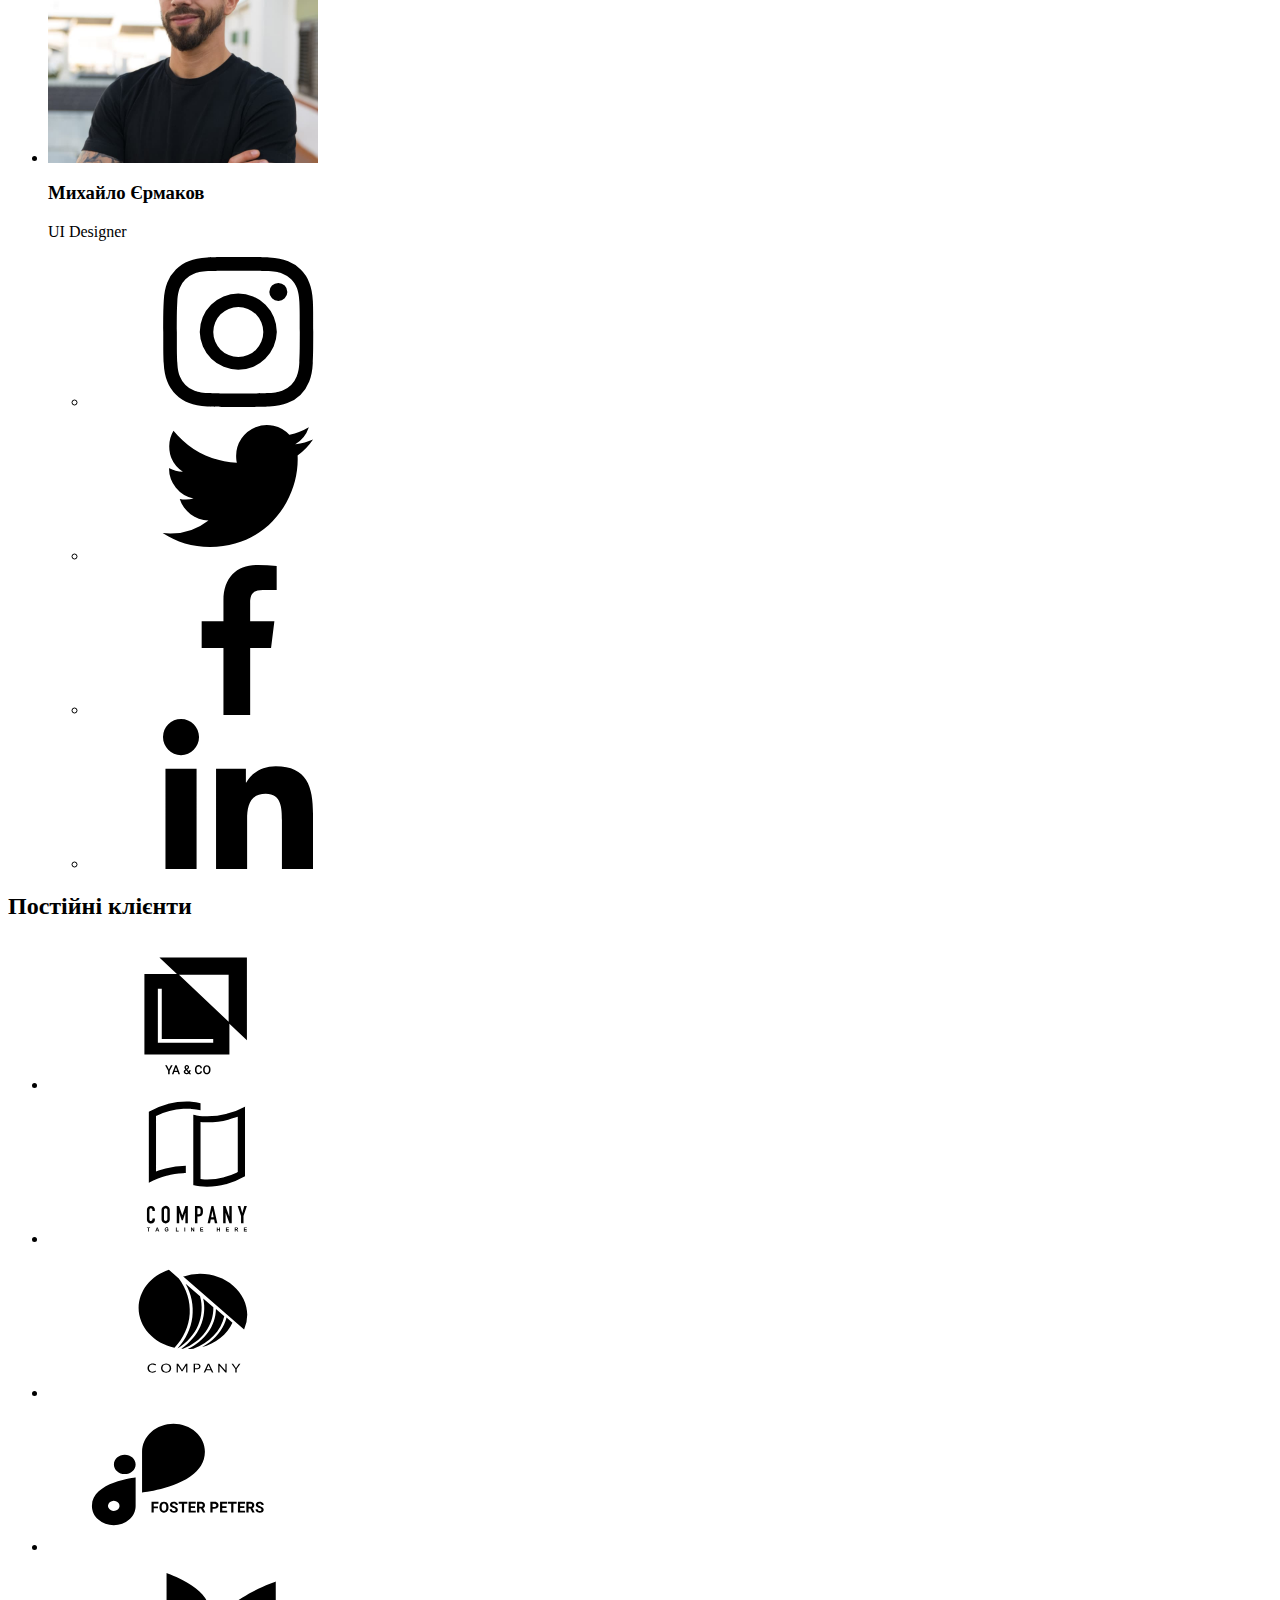
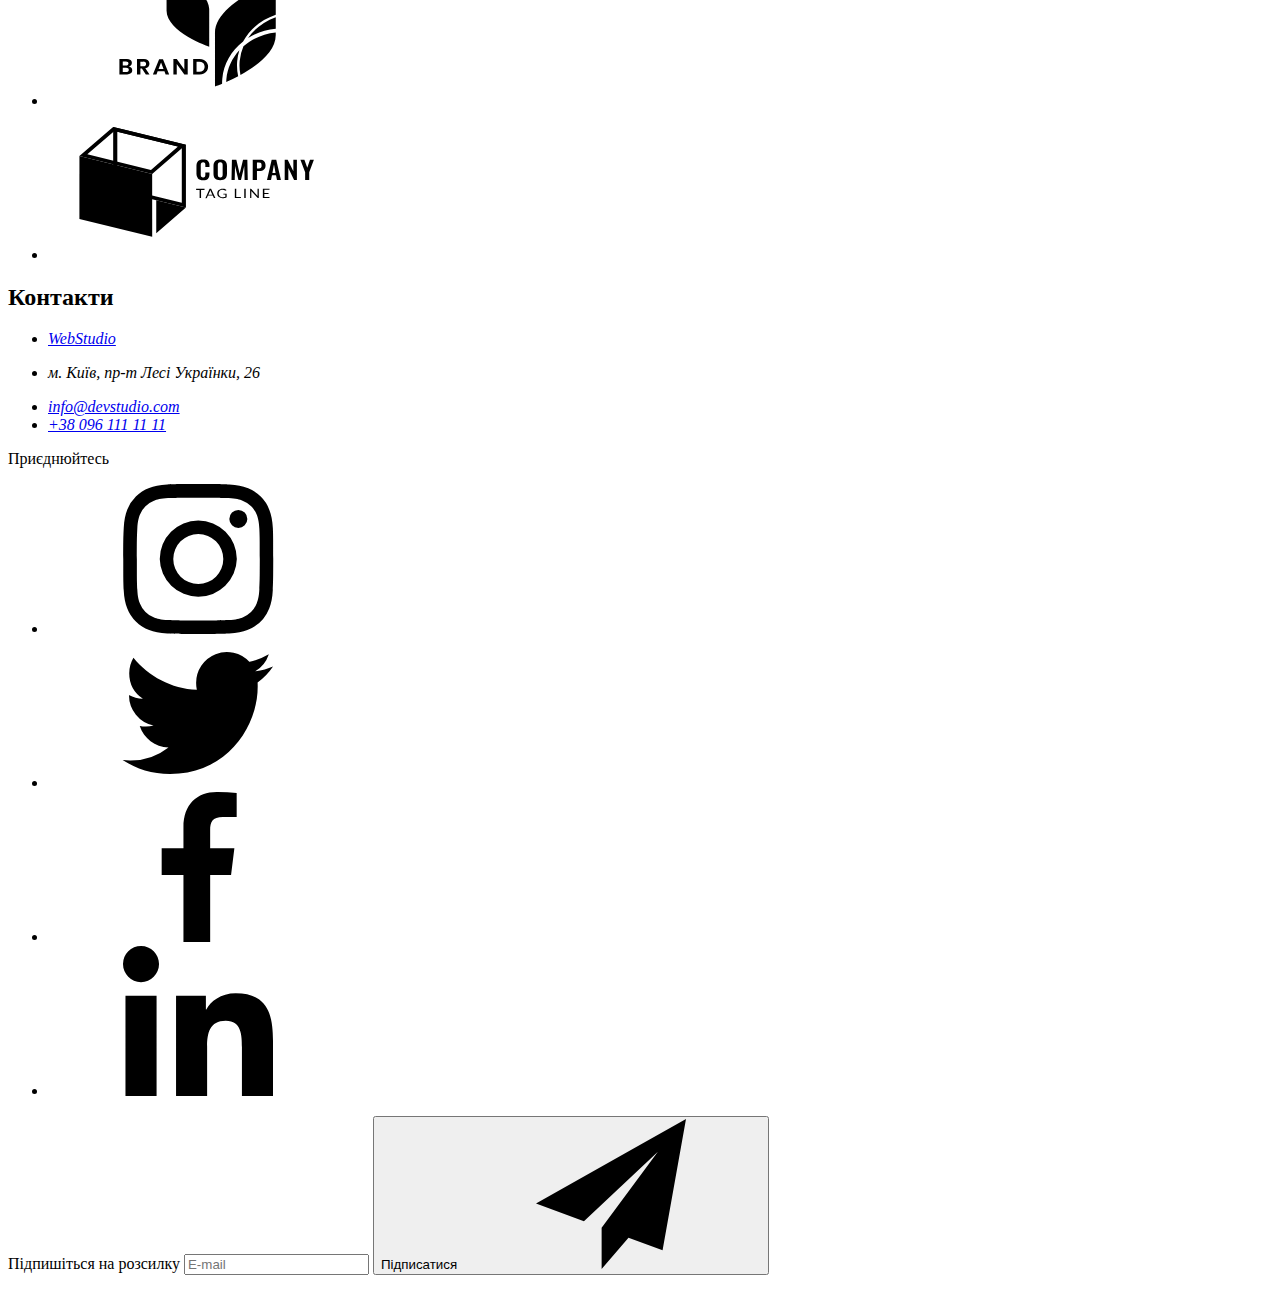
<file: uiii.html>
<!-- Header -->
<header class="page-header">
  <div class="container header">
    <!--Logo Link-->
    <div>
      <a href="./index.html" class="logo-link logo-link--header">
        <span lang="en">Web<span class="logo-link__studio logo-link__studio--header-color">Studio</span></span></a>
    </div>

    <!--Mobile navigation-->
    <div>
      <button type="button" class="open-mobile-nav open-modal" data-modal-open>
        <svg class="open-mobile-nav__svg">
          <use href="./images/icons.svg#open-mobile-nav"></use>
        </svg>
      </button>
    </div>
    <div class="backdrop is-hidden" data-modal>
      <div class="mobile-nav-modal no-scroll">
        <button type="button" class="close-mobile-nav" data-modal-close>
          <svg class="modal-close">
            <use href="./images/icons.svg#close">
            </use>
          </svg>
        </button>
        <nav class="mobile-navigation">
          <ul class="mobile-navigation__list list">
            <li class="mobile-navigation__item">
              <a href="./index.html" class="mobile-navigation__link mobile-navigation__link--active link">Студія</a>
            </li>
            <li class="mobile-navigation__item">
              <a href="./portfolio.html" class="mobile-navigation__link link">Портфоліо</a>
            </li>
            <li class="mobile-navigation__item">
              <a href="#contacts" class="mobile-navigation__link link">Контакти</a>
            </li>
          </ul>
        </nav>
        <ul class="mobile-contact list">
          <li class="mobile-contact__item">
            <a href="mailto:info@devstudio.com" class="link mobile-contact__mail">
              info@devstudio.com
            </a>
          </li>
          <li class="mobile-contact__item">
            <a href="tel:+380961111111" class="link mobile-contact__tell">
              +38 096 111 11 11
            </a>
          </li>
        </ul>
        <ul class="header-social list">
          <li class="header-social__item">
            <a href="https://www.instagram.com/" class="header-social__link link">
              Instagram</a>
          </li>
          <li>
            <p class="pipeline">|</p>
          </li>
          <li class="header-social__item">
            <a href="https://twitter.com/" class="header-social__link link">
              Twitter</a>
          </li>
          <li>
            <p class="pipeline">|</p>
          </li>
          <li class="header-social__item">
            <a href="https://www.facebook.com/" class="header-social__link link">
              Facebook</a>
          </li>
          <li>
            <p class="pipeline">|</p>
          </li>
          <li class="header-social__item">
            <a href="https://www.linkedin.com/" class="header-social__link link">
              LinkedIN
            </a>
          </li>
        </ul>
      </div>
    </div>
  </div>

  <!--Normal navigation-->
  <nav class="navigation">
    <ul class="navigation__list list">
      <li class="navigation__item">
        <a href="./index.html" class="navigation__link link navigation__link--active ">Студія</a>
      </li>
      <li class="navigation__item">
        <a href="./portfolio.html" class="navigation__link link">Портфоліо</a>
      </li>
      <li class="navigation__item">
        <a href="#contacts" class="navigation__link link">Контакти</a>
      </li>
    </ul>
  </nav>

  <ul class="contact list">
    <li class="contact__item">
      <a href="mailto:info@devstudio.com" class="link contact__mail">
        <div class="logo-cont">
          <svg class="mail-svg">
            <use href="./images/icons.svg#icon-envelope">
            </use>
          </svg>
        </div>info@devstudio.com
      </a>
    </li>
    <li class="contact__item">
      <a href="tel:+380961111111" class="link contact__tell">
        <div class="logo-cont">
          <svg class="phone-svg">
            <use href="./images/icons.svg#icon-phone">
            </use>
          </svg>
        </div>+38 096 111 11 11
      </a>
    </li>
  </ul>
</header>

<body>

  <!--Hero Section-->
  <section>
    <div class="hero">
      <h1 class="hero__title">
        Ефективні рішення для вашого бізнесу
      </h1>
      <button type="button" class="hero__button open-modal button" data-modal-open>
        Замовити послугу
      </button>
    </div>
  </section>

  <!--Section Our Аdvantages-->
  <section class="advantages section">
    <div class="container">
      <h2 class="advantages__title visually-hidden">Переваги</h2>
      <ul class="advantage list">
        <li class="advantage__item">
          <div class="advantage__bloc">
            <svg class="advantage__svg">
              <use href="./images/icons.svg#icon-antenna"></use>
            </svg>
          </div>
          <h3 class="advantage__name">УВАГА ДО ДЕТАЛЕЙ</h3>
          <p class="advantage__description">
            Ідейні міркування, і навіть початок повсякденної роботи з
            формування позиції.
          </p>
        </li>
        <li class="advantage__item">
          <div class="advantage__bloc">
            <svg class="advantage__svg">
              <use href="./images/icons.svg#icon-clock"></use>
            </svg>
          </div>
          <h3 class="advantage__name">ПУНКТУАЛЬНІСТЬ</h3>
          <p class="advantage__description">
            Завдання організації, особливо рамки і місце навчання кадрів тягне
            у себе.
          </p>
        </li>
        <li class="advantage__item">
          <div class="advantage__bloc">
            <svg class="advantage__svg">
              <use href="./images/icons.svg#icon-diagram"></use>
            </svg>
          </div>
          <h3 class="advantage__name">ПЛАНУВАННЯ</h3>
          <p class="advantage__description">
            Так само консультація з широким активом значною мірою зумовлює.
          </p>
        </li>
        <li class="advantage__item">
          <div class="advantage__bloc">
            <svg class="advantage__svg">
              <use href="./images/icons.svg#icon-astronaut"></use>
            </svg>
          </div>
          <h3 class="advantage__name">СУЧАСНІ ТЕХНОЛОГІЇ</h3>
          <p class="advantage__description">
            Значимість цих проблем настільки очевидна, що реалізація планових
            завдань.
          </p>
        </li>
      </ul>
    </div>
  </section>

  <!--Section What Do We Do-->
  <section class="we-do section">
    <div class="container">
      <h2 class="we-do__title block-head">Чим ми займаємося</h2>
      <ul class="we-do__list list">
        <li class="we-do__item">
          <div class="we-do__thumb">
            <img class="we-do__img" src="./images/we-do/box1.jpg" alt="Programing" width="370" />
            <p class="we-do__description">Десктопні додатки</p>
          </div>
        </li>
        <li class="we-do__item">
          <div class="we-do__thumb">
            <img class="we-do__img" src="./images/we-do/box2.jpg" alt="Design" width="370" />
            <p class="we-do__description">Мобільні додатки</p>
          </div>
        </li>
        <li class="we-do__item">
          <div class="we-do__thumb">
            <img class="we-do__img" src="./images/we-do/box3.jpg" alt="Drafting" width="370" />
            <p class="we-do__description">Дизайнерські рішення</p>
          </div>
        </li>
      </ul>
    </div>
  </section>

  <!--Our Team-->
  <section class="team-sect section">
    <div class="container">
      <h2 class="block-head">Наша команда</h2>
      <ul class="team list">
        <li class="team__item">
          <section class="employee">
            <img class="employee__img" src="./images/team/team1.jpg" alt="Ігор Дем'яненко" width="270" />
            <div class="team-frame">
              <h3 class="employee__name">Ігор Дем'яненко</h3>
              <p class="employee__position-on-team" lang="en">
                Product Designer
              </p>
              <div class="employee__social-network">
                <ul class="social list">
                  <li class="social__item">
                    <a class="social__link" href="https://www.instagram.com/">
                      <svg class="social__svg">
                        <use href="./images/icons.svg#icon-instagram"></use>
                      </svg>
                    </a>
                  </li>
                  <li class="social__item">
                    <a class="social__link" href="https://twitter.com/">
                      <svg class="social__svg">
                        <use href="./images/icons.svg#icon-twitter"></use>
                      </svg>
                    </a>
                  </li>
                  <li class="social__item">
                    <a class="social__link" href="https://www.facebook.com/">
                      <svg class="social__svg">
                        <use href="./images/icons.svg#icon-facebook"></use>
                      </svg>
                    </a>
                  </li>
                  <li class="social__item">
                    <a class="social__link" href="https://www.linkedin.com/">
                      <svg class="social__svg">
                        <use href="./images/icons.svg#icon-linkedin"></use>
                      </svg>
                    </a>
                  </li>
                </ul>
              </div>
            </div>
          </section>
        </li>
        <li class="team__item">
          <section class="employee">
            <img class="employee__img" src="./images/team/team2.jpg" alt="Ольга Рєпіна" width="270" />
            <div class="team-frame">
              <h3 class="employee__name">Ольга Рєпіна</h3>
              <p class="employee__position-on-team" lang="en">
                Frontend Developer
              </p>
              <div class="employee__social-network">
                <ul class="social list">
                  <li class="social__item">
                    <a class="social__link" href="https://www.instagram.com/">
                      <svg class="social__svg">
                        <use href="./images/icons.svg#icon-instagram"></use>
                      </svg>
                    </a>
                  </li>
                  <li class="social__item">
                    <a class="social__link" href="https://twitter.com/">
                      <svg class="social__svg">
                        <use href="./images/icons.svg#icon-twitter"></use>
                      </svg>
                    </a>
                  </li>
                  <li class="social__item">
                    <a class="social__link" href="https://www.facebook.com/">
                      <svg class="social__svg">
                        <use href="./images/icons.svg#icon-facebook"></use>
                      </svg>
                    </a>
                  </li>
                  <li class="social__item">
                    <a class="social__link" href="https://www.linkedin.com/">
                      <svg class="social__svg">
                        <use href="./images/icons.svg#icon-linkedin"></use>
                      </svg>
                    </a>
                  </li>
                </ul>
              </div>
            </div>
          </section>
        </li>
        <li class="team__item">
          <section class="employee">
            <img class="employee__img" src="./images/team/team3.jpg" alt="Микола Тарасов" width="270" />
            <div class="team-frame">
              <h3 class="employee__name">Микола Тарасов</h3>
              <p class="employee__position-on-team" lang="en">
                Marketing
              </p>
              <div class="employee__social-network">
                <ul class="social list">
                  <li class="social__item">
                    <a class="social__link" href="https://www.instagram.com/">
                      <svg class="social__svg">
                        <use href="./images/icons.svg#icon-instagram"></use>
                      </svg>
                    </a>
                  </li>
                  <li class="social__item">
                    <a class="social__link" href="https://twitter.com/">
                      <svg class="social__svg">
                        <use href="./images/icons.svg#icon-twitter"></use>
                      </svg>
                    </a>
                  </li>
                  <li class="social__item">
                    <a class="social__link" href="https://www.facebook.com/">
                      <svg class="social__svg">
                        <use href="./images/icons.svg#icon-facebook"></use>
                      </svg>
                    </a>
                  </li>
                  <li class="social__item">
                    <a class="social__link" href="https://www.linkedin.com/">
                      <svg class="social__svg">
                        <use href="./images/icons.svg#icon-linkedin"></use>
                      </svg>
                    </a>
                  </li>
                </ul>
              </div>
            </div>
          </section>
        </li>
        <li>
          <section class="employee">
            <img class="employee__img" src="./images/team/team4.jpg" alt="Михайло Єрмаков" width="270" />
            <div class="team-frame">
              <h3 class="employee__name">Михайло Єрмаков</h3>
              <p class="employee__position-on-team" lang="en">
                UI Designer
              </p>
              <div class="team-social-network">
                <div class="employee__social-network">
                  <ul class="social list">
                    <li class="social__item">
                      <a class="social__link" href="https://www.instagram.com/">
                        <svg class="social__svg">
                          <use href="./images/icons.svg#icon-instagram"></use>
                        </svg>
                      </a>
                    </li>
                    <li class="social__item">
                      <a class="social__link" href="https://twitter.com/">
                        <svg class="social__svg">
                          <use href="./images/icons.svg#icon-twitter"></use>
                        </svg>
                      </a>
                    </li>
                    <li class="social__item">
                      <a class="social__link" href="https://www.facebook.com/">
                        <svg class="social__svg">
                          <use href="./images/icons.svg#icon-facebook"></use>
                        </svg>
                      </a>
                    </li>
                    <li class="social__item">
                      <a class="social__link" href="https://www.linkedin.com/">
                        <svg class="social__svg">
                          <use href="./images/icons.svg#icon-linkedin"></use>
                        </svg>
                      </a>
                    </li>
                  </ul>
                </div>
              </div>
            </div>
          </section>
        </li>
      </ul>
    </div>
  </section>

  <!--Regular Customers-->
  <section class="customer section">
    <div class="container">
      <h2 class="block-head">Постійні клієнти</h2>
      <ul class="customer__list list">
        <li class="customer__item">
          <a href="" class="customer__link">
            <svg class="customer__logo">
              <use href="./images/icons.svg#icon-client-logo-1"></use>
            </svg>
          </a>
        </li>
        <li class="customer__item">
          <a href="" class="customer__link">
            <svg class="customer__logo">
              <use href="./images/icons.svg#icon-client-logo-2"></use>
            </svg>
          </a>
        </li>
        <li class="customer__item">
          <a href="" class="customer__link">
            <svg class="customer__logo">
              <use href="./images/icons.svg#icon-client-logo-3"></use>
            </svg>
          </a>
        </li>
        <li class="customer__item">
          <a href="" class="customer__link">
            <svg class="customer__logo">
              <use href="./images/icons.svg#icon-client-logo-4"></use>
            </svg>
          </a>
        </li>
        <li class="customer__item">
          <a href="" class="customer__link">
            <svg class="customer__logo">
              <use href="./images/icons.svg#icon-client-logo-5"></use>
            </svg>
          </a>
        </li>
        <li class="customer__item">
          <a href="" class="customer__link">
            <svg class="customer__logo">
              <use href="./images/icons.svg#icon-client-logo-6"></use>
            </svg>
          </a>
        </li>
      </ul>
    </div>
  </section>

  <!--Footer-->
  <footer class="footer">
    <div class="container footer-cont">
      <h2 class="visually-hidden" id="#contacts">
        Контакти
      </h2>
      <address class="address">
        <ul class="address__contact list">
          <li class="address__item">
            <a href="./index.html" class="logo-link logo-link--footer"><span lang="en">Web<span
                  class="logo-link__studio logo-link__studio--footer-color">Studio</span></span></a>
          </li>
          <li class="address__item">
            <p class="address__place">м. Київ, пр-т Лесі Українки, 26</p>
          </li>
          <li class="address__item">
            <a href="mailto:info@devstudio.com" class="address__mail">info@devstudio.com</a>
          </li>
          <li class="address__item">
            <a href="tel:+380961111111" class="address__tell">+38 096 111 11 11</a>
          </li>
        </ul>
      </address>

      <div class="connect">
        <p class="connect__label">Приєднюйтесь</p>
        <ul class="social list">
          <li class="social__item">
            <a href="https://www.instagram.com/" class="social__link">
              <svg class="social__svg">
                <use href="./images/icons.svg#icon-instagram"></use>
              </svg>
            </a>
          </li>
          <li class="social__item">
            <a href="https://twitter.com/" class="social__link">
              <svg class="social__svg">
                <use href="./images/icons.svg#icon-twitter"></use>
              </svg>
            </a>
          </li>
          <li class="social__item">
            <a href="https://www.facebook.com/" class="social__link">
              <svg class="social__svg">
                <use href="./images/icons.svg#icon-facebook"></use>
              </svg>
            </a>
          </li>
          <li class="social__item">
            <a href="https://www.linkedin.com/" class="social__link">
              <svg class="social__svg">
                <use href="./images/icons.svg#icon-linkedin"></use>
              </svg>
            </a>
          </li>
        </ul>
      </div>

      <div class="subs">
        <form name="subscribe__form" autocomplete="on" novalidate class="subscribe">
          <label class="subscribe__label">
            <span class="subscribe__text">Підпишіться на розсилку</span>
            <input type="email" name="email" placeholder="E-mail" class="subscribe__input" />
          </label>
          <button type="submit" class="btn">Підписатися
            <svg class="btn__icon">
              <use href="./images/icons.svg#send">
              </use>
            </svg>
          </button>
        </form>
      </div>
    </div>
  </footer>


</body>
</file>
<file: css/styles.css>
/*Modal*/
.is-hidden {
  opacity: 0;
  visibility: hidden;
}
.backdrop {
  position: fixed;
  top: 0;
  left: 0;
  width: 100%;
  height: 100vh;
  background: rgba(0, 0, 0, 0.5);
  visibility: visible;
  transition: opacity 1000ms cubic-bezier(0.4, 0, 0.2, 1),
    visibility 1000ms cubic-bezier(0.4, 0, 0.2, 1);
}

.modal {
  width: 530px;
  height: 580px;
  position: absolute;
  top: 50%;
  left: 50%;
  transform: translate(-50%, -50%) scale(1);
  background: #ffffff;
  box-shadow: 0px 1px 3px rgba(0, 0, 0, 0.12), 0px 1px 1px rgba(0, 0, 0, 0.14),
    0px 2px 1px rgba(0, 0, 0, 0.2);
  border-radius: 4px;
  transition: transform 1000ms cubic-bezier(0.215, 0.61, 0.355, 1);
}
.backdrop.is-hidden .modal {
  transform: scale(0.1);
}
.close-button {
  position: absolute;
  right: 10px;
  top: 10px;
  border: 1px solid rgba(0, 0, 0, 0.1);
  background-color: #fff;
  width: 30px;
  height: 30px;
  border-radius: 50%;
  cursor: pointer;
}

.close-button:hover svg,
.close-button:focus svg {
  fill: var(--link-color);
  transition: fill 250ms cubic-bezier(0.4, 0, 0.2, 1);
}

.modal-close {
  width: 11px;
  height: 11px;
}
.is-hidden {
  opacity: 0;
  visibility: hidden;
  pointer-events: none;
}

.backdrop.is-hidden .modal {
  transform: scale(0.1);
}

.no-scroll {
  overflow: hidden;
}

/*order-service form*/
.order-service {
  display: flex;
  flex-direction: column;
  padding: 40px;
}
.order-service p {
  font-weight: 700;
  font-size: 20px;
  line-height: 1.15;
  text-align: center;
  letter-spacing: 0.03em;
  color: var(--main-color);
  margin-bottom: 12px;
}

.client-label {
  display: block;
  font-weight: 400;
  font-size: 12px;
  line-height: 1.17;
  letter-spacing: 0.01em;
  color: var(--contact-color);
  margin-bottom: 10px;
  position: relative;
}

.input-icon {
  width: 18px;
  height: 18px;
  fill: var(--main-color);
  position: absolute;
  top: 50%;
  left: 12px;
}

.client-input {
  display: block;
  width: 100%;
  height: 40px;

  margin-top: 4px;
  padding: 12px 12px 12px 36px;
}

.client-input:focus,
.input-subscribe:focus,
.client-text-area:focus {
  border-color: var(--link-color);
  transition: border-color 250ms cubic-bezier(0.4, 0, 0.2, 1);
}

.client-input:focus + .input-icon {
  fill: var(--link-color);
  transition: fill 250ms cubic-bezier(0.4, 0, 0.2, 1);
}
.client-text-area {
  display: block;
  width: 100%;
  height: 120px;
  padding: 12px;
  margin-top: 4px;
  resize: none;
}
.client-input,
.input-subscribe,
.client-text-area {
  outline: none;
  border: 1px solid rgba(33, 33, 33, 0.2);
  border-radius: 4px;
}

.check-box-agreement {
  width: 16px;
  height: 15px;
  border: 2px solid var(--secondary-text-color);
  border-radius: 2px;
}
.agreement {
  margin: 0 auto;
  margin-top: 20px;
}
.terms-agreement {
  font-weight: 400;
  font-size: 14px;
  line-height: 1.7;
  letter-spacing: 0.03em;
  color: var(--link-color);
  text-decoration-line: underline;
  margin-left: 3px;
}
* .conditions {
  margin-top: 12px;
  margin-left: 5px;
  text-align: center;
  font-weight: 400;
  font-size: 14px;
  line-height: 1.7px;
  letter-spacing: 0.03em;
  color: var(--description-color);
  user-select: none;
}
.send-btn {
  display: flex;
  width: 200px;
  height: 50px;
  margin-top: 30px;
  align-items: center;
  align-self: center;
  justify-content: center;
  background: var(--link-color);
  box-shadow: 0px 4px 4px rgba(0, 0, 0, 0.15);
  border-radius: 4px;
  border: none;
  color: var(--footer-color);
  font-weight: 700;
  font-size: 16px;
  line-height: 1.8;
  letter-spacing: 0.06em;
}
.send-btn:hover,
.send-btn:focus {
  background-color: var(--btn-hover-color);
  transition: background-color 250ms cubic-bezier(0.4, 0, 0.2, 1);
}

/*check*/
.order-service .applybox {
  position: relative;
  display: flex;
  justify-content: center;
  margin-top: 19px;
}

.applybox .check {
  border: 2px solid var(--secondary-text-color);
}
.applybox .check:checked + .conditions > .check-icon {
  background-origin: border-box;
  background-size: contain;
  background-image: url(../images/icon-check.svg);
  border-color: transparent;
}
.apply-link {
  color: var(--accent-color);
}
.conditions .check-icon {
  position: absolute;
  top: calc(50%);
  left: 21px;
  width: 16px;
  height: 15px;
  translate: 0 -50%;
  border: 2px solid var(--secondary-text-color);
  border-radius: 2px;
}
</file>
<file: css/main.min.css>
html{-webkit-box-sizing:border-box;box-sizing:border-box}*,*::before,*::after{-webkit-box-sizing:inherit;box-sizing:inherit}body,html{margin:0;height:100%}h1,h2,h3,h4,h5,h6,p,ul,li{margin:0;padding:0}img li a ul label input{display:block;width:100%;height:auto}body{font-family:"Roboto",sans-serif;color:#212121;font-style:normal;margin:0 auto}.list{list-style:none;padding:0;margin:0}.visually-hidden{overflow:hidden;position:absolute;white-space:nowrap;clip:rect(0 0 0 0);-webkit-clip-path:inset(50%);clip-path:inset(50%);height:1px;width:1px}.link:hover,.link:focus{color:#2196f3}.container{display:block;margin:0 auto;padding-left:15px;padding-right:15px;max-width:480px}@media screen and (min-width: 768px){.container{max-width:768px}}@media screen and (min-width: 1200px){.container{max-width:1200px}}.section{padding-top:60px;padding-bottom:60px;margin:0 auto}@media screen and (min-width: 1200px){.section{padding-top:94px;padding-bottom:94px}}.block-head{font-weight:700;font-size:36px;line-height:1.17;text-align:center;letter-spacing:.03em;margin-bottom:50px}.is-hidden{opacity:0;visibility:hidden;pointer-events:none}.backdrop{position:fixed;top:0;left:0;width:100%;height:100vh;background:rgba(0,0,0,.5);visibility:visible;-webkit-transition:opacity 1000ms cubic-bezier(0.4, 0, 0.2, 1),visibility 1000ms cubic-bezier(0.4, 0, 0.2, 1);transition:opacity 1000ms cubic-bezier(0.4, 0, 0.2, 1),visibility 1000ms cubic-bezier(0.4, 0, 0.2, 1)}.modal{width:530px;height:580px;position:absolute;top:50%;left:50%;-webkit-transform:translate(-50%, -50%) scale(1);transform:translate(-50%, -50%) scale(1);background:#fff;-webkit-box-shadow:0px 1px 3px rgba(0,0,0,.12),0px 1px 1px rgba(0,0,0,.14),0px 2px 1px rgba(0,0,0,.2);box-shadow:0px 1px 3px rgba(0,0,0,.12),0px 1px 1px rgba(0,0,0,.14),0px 2px 1px rgba(0,0,0,.2);border-radius:4px;-webkit-transition:-webkit-transform 1000ms cubic-bezier(0.215, 0.61, 0.355, 1);transition:-webkit-transform 1000ms cubic-bezier(0.215, 0.61, 0.355, 1);transition:transform 1000ms cubic-bezier(0.215, 0.61, 0.355, 1);transition:transform 1000ms cubic-bezier(0.215, 0.61, 0.355, 1), -webkit-transform 1000ms cubic-bezier(0.215, 0.61, 0.355, 1)}.backdrop.is-hidden .modal{-webkit-transform:scale(0.1);transform:scale(0.1)}.close-button{position:absolute;right:10px;top:10px;border:1px solid rgba(0,0,0,.1);background-color:#fff;width:30px;height:30px;border-radius:50%;cursor:pointer}.close-button:hover svg,.close-button:focus svg{fill:var(--link-color);-webkit-transition:fill 250ms cubic-bezier(0.4, 0, 0.2, 1);transition:fill 250ms cubic-bezier(0.4, 0, 0.2, 1)}.modal-close{width:11px;height:11px}.backdrop.is-hidden .modal{-webkit-transform:scale(0.1);transform:scale(0.1)}.no-scroll{overflow:hidden}.page-header{display:-webkit-box;display:-ms-flexbox;display:flex;-webkit-box-orient:horizontal;-webkit-box-direction:normal;-ms-flex-direction:row;flex-direction:row;-webkit-box-align:center;-ms-flex-align:center;align-items:center;border-bottom:solid 1px #ececec;position:relative;height:60px;max-width:450px;margin:0 auto}@media screen and (min-width: 768px){.page-header{width:768px;max-width:none;height:auto}}@media screen and (min-width: 1200px){.page-header{width:1200px}}.header{margin-left:0px;margin-right:0px}.open-mobile-nav__svg{width:40px;height:40px}.open-mobile-nav{display:-webkit-box;display:-ms-flexbox;display:flex;background-color:#fff;border:none;width:40px;height:40px;padding:0;position:absolute;right:10px;top:10px}@media screen and (min-width: 768px){.open-mobile-nav{display:none}}.mobile-nav-modal{width:100%;max-width:450px;max-height:560px;height:100%;position:absolute;top:50%;left:50%;-webkit-transform:translate(-50%, -50%) scale(1);transform:translate(-50%, -50%) scale(1);background:#fff;-webkit-box-shadow:0px 1px 3px rgba(0,0,0,.12),0px 1px 1px rgba(0,0,0,.14),0px 2px 1px rgba(0,0,0,.2);box-shadow:0px 1px 3px rgba(0,0,0,.12),0px 1px 1px rgba(0,0,0,.14),0px 2px 1px rgba(0,0,0,.2);border-radius:4px;-webkit-transition:-webkit-transform 1000ms cubic-bezier(0.215, 0.61, 0.355, 1);transition:-webkit-transform 1000ms cubic-bezier(0.215, 0.61, 0.355, 1);transition:transform 1000ms cubic-bezier(0.215, 0.61, 0.355, 1);transition:transform 1000ms cubic-bezier(0.215, 0.61, 0.355, 1), -webkit-transform 1000ms cubic-bezier(0.215, 0.61, 0.355, 1);padding:55px 48px}.close-mobile-nav{position:absolute;right:15px;top:15px;width:30px;height:30px;border-radius:50%;cursor:pointer;border:none;background-color:#fff}.close-mobile-nav:hover svg,.close-mobile-nav:focus svg{fill:#2196f3;-webkit-transition:fill 250ms cubic-bezier(0.4, 0, 0.2, 1);transition:fill 250ms cubic-bezier(0.4, 0, 0.2, 1)}.modal-close{width:11px;height:11px}.mobile-navigation{display:block}.mobile-navigation__list{display:-webkit-box;display:-ms-flexbox;display:flex;-webkit-box-orient:vertical;-webkit-box-direction:normal;-ms-flex-direction:column;flex-direction:column}.mobile-navigation__item:not(last-child){margin-bottom:45px}.mobile-navigation__link{display:block;font-weight:500;font-size:40px;line-height:1.3;letter-spacing:.02em;color:#212121}.mobile-navigation__link--active{color:#2196f3}.mobile-contact{display:block;-webkit-box-orient:vertical;-webkit-box-direction:normal;-ms-flex-direction:column;flex-direction:column;margin-top:34px}.mobile-contact__item:not(last-child){margin-bottom:40px}.mobile-contact__tell,.mobile-contact__mail{font-weight:500;font-size:24px;line-height:1.15;letter-spacing:.02em;color:#757575;padding:32px 0}.header-social{display:-webkit-box;display:-ms-flexbox;display:flex;-webkit-box-orient:horizontal;-webkit-box-direction:normal;-ms-flex-direction:row;flex-direction:row;-ms-flex-pack:distribute;justify-content:space-around}.header-social__link{color:#2196f3}.pipeline{color:rgba(33,33,33,.2)}.navigation{display:none}@media screen and (min-width: 768px){.navigation{display:contents;display:-webkit-box;display:-ms-flexbox;display:flex;margin-left:72px}}@media screen and (min-width: 1200px){.navigation{margin-left:92px}}.contact{display:none}@media screen and (min-width: 768px){.contact{display:contents;display:-webkit-box;display:-ms-flexbox;display:flex;-webkit-box-orient:vertical;-webkit-box-direction:normal;-ms-flex-direction:column;flex-direction:column;right:15px;margin-left:80px}}@media screen and (min-width: 1200px){.contact{-webkit-box-orient:horizontal;-webkit-box-direction:normal;-ms-flex-direction:row;flex-direction:row;margin-left:300px}}@media screen and (min-width: 1200px){.contact__item{display:block}.contact__item:not(:last-child){margin-right:50px}}.logo-cont{height:12px}.contact__mail,.contact__tell{font-weight:500;font-size:14px;line-height:1.15;letter-spacing:.02em;color:#757575;display:-webkit-box;display:-ms-flexbox;display:flex;margin-top:10px}.navigation__list{display:-webkit-box;display:-ms-flexbox;display:flex;-webkit-box-orient:horizontal;-webkit-box-direction:normal;-ms-flex-direction:row;flex-direction:row;-webkit-box-align:center;-ms-flex-align:center;align-items:center}.navigation__link{display:block;font-weight:500;font-size:14px;line-height:1.15;letter-spacing:.02em;color:#212121;padding:32px 0;position:relative}.navigation__link--active{color:#2196f3}.navigation__link--active::after{content:"";display:block;width:100%;height:4px;background-color:#2196f3;border-radius:2px;position:absolute;bottom:0px}.navigation__item:not(:last-child){margin-right:40px}.logo-link__studio{color:#212121}.contact{display:none}@media screen and (min-width: 768px){.contact{display:-webkit-box;display:-ms-flexbox;display:flex;vertical-align:middle}}.mail-svg,.phone-svg{width:16px;height:12px;-webkit-box-pack:baseline;-ms-flex-pack:baseline;justify-content:baseline;fill:currentColor;margin-right:10px}.logo-link{font-family:"Raleway",sans-serif;font-style:normal;font-weight:700;font-size:26px;line-height:1.2;color:#2196f3;letter-spacing:.03em;text-decoration:none}.logo-link--header{display:-webkit-box;display:-ms-flexbox;display:flex;padding-left:0}.logo-link__studio--header-color{color:#212121}.logo-link__studio--footer-color{color:#fff}.logo-link--footer{display:-webkit-box;display:-ms-flexbox;display:flex;-webkit-box-align:baseline;-ms-flex-align:baseline;align-items:baseline;margin-bottom:20px}.social{display:-webkit-box;display:-ms-flexbox;display:flex;-webkit-box-orient:horizontal;-webkit-box-direction:normal;-ms-flex-direction:row;flex-direction:row;gap:10;-webkit-box-pack:center;-ms-flex-pack:center;justify-content:center;padding-bottom:30px}.social__link>svg{fill:#afb1b8;-webkit-transition-property:fill;transition-property:fill;-webkit-transition-duration:250ms;transition-duration:250ms;-webkit-transition-timing-function:cubic-bezier(0.4, 0, 0.2, 1);transition-timing-function:cubic-bezier(0.4, 0, 0.2, 1)}.social__link:hover>svg,.social__link:focus>svg{fill:#fff}.social__link{display:-webkit-box;display:-ms-flexbox;display:flex;-webkit-box-align:center;-ms-flex-align:center;align-items:center;-webkit-box-pack:center;-ms-flex-pack:center;justify-content:center;width:44px;height:44px;border-radius:50%;background:rgba(255,255,255,0);-webkit-transition-property:background-color;transition-property:background-color;-webkit-transition-duration:250ms;transition-duration:250ms;-webkit-transition-timing-function:cubic-bezier(0.4, 0, 0.2, 1);transition-timing-function:cubic-bezier(0.4, 0, 0.2, 1)}.social__link:hover,.social__link:focus{background-color:#2196f3}.link{text-decoration:none;-webkit-transition-property:color;transition-property:color;-webkit-transition-duration:250ms;transition-duration:250ms;-webkit-transition-timing-function:cubic-bezier(0.4, 0, 0.2, 1);transition-timing-function:cubic-bezier(0.4, 0, 0.2, 1)}.link :hover,.link :focus{color:#2196f3}.hero{max-width:767px;height:auto;padding:120px 0;background-repeat:no-repeat;background-position:center;background-size:cover;background-color:#c4c4c4;background-image:-webkit-gradient(linear, left top, left bottom, from(rgba(47, 48, 58, 0.4)), to(rgba(47, 48, 58, 0.4))),url(../images/hero/hero_mobile_x1.jpg);background-image:linear-gradient(rgba(47, 48, 58, 0.4), rgba(47, 48, 58, 0.4)),url(../images/hero/hero_mobile_x1.jpg)}@media screen and (min-width: 768px){.hero{max-width:1199px;background-image:-webkit-gradient(linear, left top, left bottom, from(rgba(47, 48, 58, 0.4)), to(rgba(47, 48, 58, 0.4))),url(../images/hero/hero_tablet_x1.jpg);background-image:linear-gradient(rgba(47, 48, 58, 0.4), rgba(47, 48, 58, 0.4)),url(../images/hero/hero_tablet_x1.jpg)}}@media screen and (min-width: 1200px){.hero{max-width:1600px;margin:0 auto;background-image:-webkit-gradient(linear, left top, left bottom, from(rgba(47, 48, 58, 0.4)), to(rgba(47, 48, 58, 0.4))),url(../images/hero/hero_desktop_x1.jpg);background-image:linear-gradient(rgba(47, 48, 58, 0.4), rgba(47, 48, 58, 0.4)),url(../images/hero/hero_desktop_x1.jpg);padding:200px 0}}.hero__title{display:block;max-width:360px;margin:0 auto;font-weight:900;font-size:26px;line-height:1.62;text-align:center;letter-spacing:.06em;text-transform:uppercase;color:#fff;margin-bottom:30px}@media screen and (min-width: 1200px){.hero__title{max-width:730px;font-size:44px;line-height:1.35}}.hero__button{display:block;font-weight:700;font-size:16px;line-height:1.35;font-family:inherit;letter-spacing:.06em;background-color:#2196f3;color:#fff;cursor:pointer;width:216px;height:50px;border-radius:4px;border:1px rgba(0,0,0,0);margin:0 auto;-webkit-transition-property:background-color;transition-property:background-color;-webkit-transition-duration:250ms;transition-duration:250ms;-webkit-transition-timing-function:cubic-bezier(0.4, 0, 0.2, 1);transition-timing-function:cubic-bezier(0.4, 0, 0.2, 1)}.hero__button:focus,.hero__button:hover{background-color:#188ce8}.advantage{-webkit-box-orient:vertical;-webkit-box-direction:normal;-ms-flex-direction:column;flex-direction:column;-webkit-box-pack:center;-ms-flex-pack:center;justify-content:center;-webkit-box-align:start;-ms-flex-align:start;align-items:flex-start;margin:0 auto}@media screen and (min-width: 768px){.advantage{display:-webkit-box;display:-ms-flexbox;display:flex;-ms-flex-wrap:wrap;flex-wrap:wrap;gap:20px;-webkit-box-orient:horizontal;-webkit-box-direction:normal;-ms-flex-direction:row;flex-direction:row}}.advantage__bloc{display:-webkit-box;display:-ms-flexbox;display:flex;-webkit-box-pack:center;-ms-flex-pack:center;justify-content:center;-webkit-box-align:center;-ms-flex-align:center;align-items:center;max-width:450px;height:120px;margin-bottom:30px;background:#f5f4fa;border-radius:4px}@media screen and (min-width: 768px){.advantage__bloc{width:354px}}@media screen and (min-width: 1200px){.advantage__bloc{max-width:270px;margin-bottom:30px}}.advantage__svg{width:70px;height:70px;fill:#212121,#afb1b8}.advantage__name{text-align:center;color:var(--text-color);text-transform:uppercase;font-weight:700;font-size:14px;line-height:1.14;letter-spacing:.03em;margin-bottom:10px}@media screen and (min-width: 768px){.advantage__name{text-align:left}}.advantage__description{font-weight:400;max-width:450px;font-size:14px;line-height:1.71;letter-spacing:.03em;color:#757575;margin-bottom:30px}@media screen and (min-width: 768px){.advantage__description{max-width:354px}}@media screen and (min-width: 1200px){.advantage__description{max-width:270px}}.we-do{padding-top:0}@media screen and (max-width: 1199px){.we-do{display:none}}.we-do__list{display:-webkit-box;display:-ms-flexbox;display:flex;-webkit-box-orient:horizontal;-webkit-box-direction:normal;-ms-flex-direction:row;flex-direction:row;-webkit-box-pack:center;-ms-flex-pack:center;justify-content:center}.we-do__item:nth-child(n+2){margin-left:30px}.we-do__item{display:block}.we-do__img{display:block}.we-do__description{display:block;color:#fff;font-family:"Roboto";font-style:normal;font-weight:700;font-size:14px;line-height:1.3px;letter-spacing:.03em;text-transform:uppercase;padding:27px 0;text-align:center;background:rgba(47,48,58,.8);position:absolute;bottom:0;width:100%}.we-do__thumb{position:relative}.team-sect{background-color:#f5f4fa}.team{display:-webkit-box;display:-ms-flexbox;display:flex;-webkit-box-orient:vertical;-webkit-box-direction:normal;-ms-flex-direction:column;flex-direction:column;-webkit-box-pack:center;-ms-flex-pack:center;justify-content:center;-webkit-box-align:center;-ms-flex-align:center;align-items:center;gap:30px}@media screen and (min-width: 768px){.team{display:-webkit-box;display:-ms-flexbox;display:flex;-webkit-box-orient:horizontal;-webkit-box-direction:normal;-ms-flex-direction:row;flex-direction:row;-ms-flex-wrap:wrap;flex-wrap:wrap}}.team__item{display:block}.employee{background-color:#fff;-webkit-box-shadow:0px 1px 3px rgba(0,0,0,.12),0px 1px 1px rgba(0,0,0,.14),0px 2px 1px rgba(0,0,0,.2);box-shadow:0px 1px 3px rgba(0,0,0,.12),0px 1px 1px rgba(0,0,0,.14),0px 2px 1px rgba(0,0,0,.2);border-radius:0px 0px 4px 4px;max-width:450px}@media screen and (min-width: 768px){.employee{width:354px}}@media screen and (min-width: 1200px){.employee{width:270px}}.employee__img{max-width:450px;height:auto}@media screen and (min-width: 768px){.employee__img{width:354px}}@media screen and (min-width: 1200px){.employee__img{width:270px}}.employee__name{padding-top:30px;font-weight:500;font-size:16px;line-height:1.19;letter-spacing:.03em;margin-bottom:10px;text-align:center}.employee__position-on-team{font-weight:400;font-size:16px;line-height:1.19;letter-spacing:.03em;color:#757575;text-align:center;margin-bottom:16px}.modal-call{width:calc(100vw - 30px);max-width:450px;min-height:610px;position:absolute;top:50%;left:50%;-webkit-transform:translate(-50%, -50%) scale(1);transform:translate(-50%, -50%) scale(1);background:#fff;-webkit-box-shadow:0px 1px 3px rgba(0,0,0,.12),0px 1px 1px rgba(0,0,0,.14),0px 2px 1px rgba(0,0,0,.2);box-shadow:0px 1px 3px rgba(0,0,0,.12),0px 1px 1px rgba(0,0,0,.14),0px 2px 1px rgba(0,0,0,.2);border-radius:4px;-webkit-transition:-webkit-transform 1000ms cubic-bezier(0.215, 0.61, 0.355, 1);transition:-webkit-transform 1000ms cubic-bezier(0.215, 0.61, 0.355, 1);transition:transform 1000ms cubic-bezier(0.215, 0.61, 0.355, 1);transition:transform 1000ms cubic-bezier(0.215, 0.61, 0.355, 1), -webkit-transform 1000ms cubic-bezier(0.215, 0.61, 0.355, 1)}@media screen and (min-width: 1200px){.modal-call{max-width:528px;max-height:581px}}.backdrop.is-hidden .modal{-webkit-transform:scale(0.1);transform:scale(0.1)}.close-button{position:absolute;right:10px;top:10px;border:1px solid rgba(0,0,0,.1);background-color:#fff;width:30px;height:30px;border-radius:50%;cursor:pointer}.close-button:hover svg,.close-button:focus svg{fill:var(--link-color);-webkit-transition:fill 250ms cubic-bezier(0.4, 0, 0.2, 1);transition:fill 250ms cubic-bezier(0.4, 0, 0.2, 1)}.modal-close{width:11px;height:11px}.is-hidden{opacity:0;visibility:hidden;pointer-events:none}.backdrop.is-hidden .modal{-webkit-transform:scale(0.1);transform:scale(0.1)}.no-scroll{overflow:hidden}.order-service{display:-webkit-box;display:-ms-flexbox;display:flex;-webkit-box-orient:vertical;-webkit-box-direction:normal;-ms-flex-direction:column;flex-direction:column;padding:40px}.order-service p{font-weight:700;font-size:20px;line-height:1.15;text-align:center;letter-spacing:.03em;color:var(--main-color);margin-bottom:12px}.client-label{display:block;font-weight:400;font-size:12px;line-height:1.17;letter-spacing:.01em;color:var(--contact-color);margin-bottom:10px;position:relative}.input-icon{width:18px;height:18px;fill:var(--main-color);position:absolute;top:50%;left:12px}.client-input{display:block;width:100%;height:40px;margin-top:4px;padding:12px 12px 12px 36px}.client-input:focus,.input-subscribe:focus,.client-text-area:focus{border-color:var(--link-color);-webkit-transition:border-color 250ms cubic-bezier(0.4, 0, 0.2, 1);transition:border-color 250ms cubic-bezier(0.4, 0, 0.2, 1)}.client-input:focus+.input-icon{fill:var(--link-color);-webkit-transition:fill 250ms cubic-bezier(0.4, 0, 0.2, 1);transition:fill 250ms cubic-bezier(0.4, 0, 0.2, 1)}.client-text-area{display:block;width:100%;height:120px;padding:12px;margin-top:4px;resize:none}.client-input,.input-subscribe,.client-text-area{outline:none;border:1px solid rgba(33,33,33,.2);border-radius:4px}.check-box-agreement{width:16px;height:15px;border:2px solid var(--secondary-text-color);border-radius:2px}.agreement{margin:0 auto;margin-top:20px}.terms-agreement{font-weight:400;font-size:14px;line-height:1.7;letter-spacing:.03em;color:var(--link-color);-webkit-text-decoration-line:underline;text-decoration-line:underline;margin-left:3px}* .conditions{margin-top:12px;margin-left:5px;text-align:center;font-weight:400;font-size:14px;line-height:1.7px;letter-spacing:.03em;color:var(--description-color);-webkit-user-select:none;-moz-user-select:none;-ms-user-select:none;user-select:none}.send-btn{display:-webkit-box;display:-ms-flexbox;display:flex;width:200px;height:50px;margin-top:30px;-webkit-box-align:center;-ms-flex-align:center;align-items:center;-ms-flex-item-align:center;align-self:center;-webkit-box-pack:center;-ms-flex-pack:center;justify-content:center;background:var(--link-color);-webkit-box-shadow:0px 4px 4px rgba(0,0,0,.15);box-shadow:0px 4px 4px rgba(0,0,0,.15);border-radius:4px;border:none;color:var(--footer-color);font-weight:700;font-size:16px;line-height:1.8;letter-spacing:.06em}.send-btn:hover,.send-btn:focus{background-color:var(--btn-hover-color);-webkit-transition:background-color 250ms cubic-bezier(0.4, 0, 0.2, 1);transition:background-color 250ms cubic-bezier(0.4, 0, 0.2, 1)}.order-service .applybox{position:relative;display:-webkit-box;display:-ms-flexbox;display:flex;-webkit-box-pack:center;-ms-flex-pack:center;justify-content:center;margin-top:19px}.conditions{margin-top:0;font-family:"Roboto";font-style:normal;font-weight:400;font-size:12px;line-height:1.17;letter-spacing:.03em}@media screen and (min-width: 1200px){.conditions{font-size:14px;line-height:1.7}}.applybox .check{border:2px solid var(--secondary-text-color)}.apply-link{color:var(--accent-color)}.conditions .check-icon{position:absolute;top:50%;left:21px;width:16px;height:15px;translate:0 -50%;border:2px solid var(--secondary-text-color);border-radius:2px}.terms-agreement{color:#2196f3}.footer{background-color:#2f303a;margin:0 auto;padding-top:60px;padding-bottom:60px}@media screen and (min-width: 768px){.footer-cont{display:-webkit-box;display:-ms-flexbox;display:flex;-ms-flex-wrap:wrap;flex-wrap:wrap}}@media screen and (min-width: 1200px){.footer-cont{display:-webkit-box;display:-ms-flexbox;display:flex;-webkit-box-orient:horizontal;-webkit-box-direction:normal;-ms-flex-direction:row;flex-direction:row}}.address{display:block;font-family:"Roboto";font-style:normal;font-weight:400;font-size:14px;line-height:1.714;letter-spacing:.03em;color:#fff;margin:0 auto}@media screen and (min-width: 768px){.address{margin-left:76px}}@media screen and (min-width: 1200px){.address{margin:0}}.address__contact{display:-webkit-box;display:-ms-flexbox;display:flex;-webkit-box-orient:vertical;-webkit-box-direction:normal;-ms-flex-direction:column;flex-direction:column;-webkit-box-pack:center;-ms-flex-pack:center;justify-content:center;-webkit-box-align:center;-ms-flex-align:center;align-items:center}@media screen and (min-width: 1200px){.address__contact{-webkit-box-pack:start;-ms-flex-pack:start;justify-content:start;-webkit-box-align:start;-ms-flex-align:start;align-items:flex-start}}.address__item{display:block}.address__place,.address__mail,.address__tell{display:-webkit-box;display:-ms-flexbox;display:flex;font-family:"Roboto";font-style:normal;font-weight:400;font-size:14px;line-height:1.714;letter-spacing:.03em;color:rgba(255,255,255,.6);text-decoration:none;width:210px;-webkit-box-pack:center;-ms-flex-pack:center;justify-content:center}@media screen and (min-width: 1200px){.address__place,.address__mail,.address__tell{-webkit-box-pack:start;-ms-flex-pack:start;justify-content:start}}.connect{padding-top:60px}@media screen and (min-width: 768px){.connect{padding:0;margin-right:72px}}@media screen and (min-width: 1200px){.connect{margin:0 0 0 70px}}.connect__label{text-align:center}@media screen and (min-width: 1200px){.connect__label{text-align:start}}.social{margin:0 auto}@media screen and (min-width: 1200px){.subscribe{display:-webkit-box;display:-ms-flexbox;display:flex;-ms-flex-wrap:wrap;flex-wrap:wrap;-webkit-box-align:end;-ms-flex-align:end;align-items:flex-end}}.subs{display:block;margin:0 auto;padding-top:60px}@media screen and (min-width: 1200px){.subs{padding-top:0;margin:0 0 0 94px}}.subscribe__label{display:block;color:#fff;max-width:450px;margin:0 auto}@media screen and (min-width: 768px){.subscribe__label{width:450px}}@media screen and (min-width: 1200px){.subscribe__label{width:358px}}.subscribe__input{display:block;max-width:450px;width:100%;height:50px;-ms-flex-line-pack:center;align-content:center;background-color:rgba(0,0,0,0);border:1px solid rgba(255,255,255,.3);-webkit-filter:drop-shadow(0px 4px 4px rgba(0, 0, 0, 0.15));filter:drop-shadow(0px 4px 4px rgba(0, 0, 0, 0.15));border-radius:4px}@media screen and (min-width: 768px){.subscribe__input{width:450px}}@media screen and (min-width: 1200px){.subscribe__input{width:358px}}.subscribe__text{display:block;text-align:center;font-weight:700;font-size:14px;line-height:1.15;letter-spacing:.03em;text-transform:uppercase;color:#fff;margin-top:6px;margin-bottom:20px}@media screen and (min-width: 1200px){.subscribe__text{text-align:left;margin-top:10px}}.subscribe__label{display:block;color:#fff}.subscribe_form_input p{display:block;-webkit-box-orient:vertical;-webkit-box-direction:normal;-ms-flex-direction:column;flex-direction:column;margin-bottom:23px}.subscribe_form_input{display:block}.btn{width:200px;height:50px;background:#2196f3;-webkit-box-shadow:0px 4px 4px rgba(0,0,0,.15);box-shadow:0px 4px 4px rgba(0,0,0,.15);border-radius:4px;font-weight:700;font-size:16px;line-height:1.88;letter-spacing:.06em;color:#fff;display:block;cursor:pointer;border:none;margin:20px auto 0px auto}.btn:hover,.btn:focus{background-color:#188ce8}@media screen and (min-width: 1200px){.btn{margin:0 0 0 12px}}.btn__icon{width:24px;height:24px;fill:#fff;margin-left:10px}.connect{display:block}.connect__label{font-style:normal;font-weight:700;font-size:14px;line-height:1,15;letter-spacing:.03em;text-transform:uppercase;color:#fff;margin-bottom:20px;margin-top:12px}.connect__list{display:-webkit-box;display:-ms-flexbox;display:flex;-webkit-box-pack:center;-ms-flex-pack:center;justify-content:center;gap:10px}.social__svg{width:20px;height:20px;fill:#fff}.social__link{display:-webkit-box;display:-ms-flexbox;display:flex;-webkit-box-align:center;-ms-flex-align:center;align-items:center;-webkit-box-pack:center;-ms-flex-pack:center;justify-content:center;width:44px;height:44px;border-radius:50%;background:rgba(255,255,255,.1);-webkit-transition-property:background-color;transition-property:background-color;-webkit-transition-duration:250ms;transition-duration:250ms;-webkit-transition-timing-function:cubic-bezier(0.4, 0, 0.2, 1);transition-timing-function:cubic-bezier(0.4, 0, 0.2, 1)}.social__link:hover,.social__link:focus{background-color:#2196f3}.social__item:not(:last-child){margin-right:10px}.customer__list{display:-webkit-box;display:-ms-flexbox;display:flex;-ms-flex-wrap:wrap;flex-wrap:wrap;-webkit-box-pack:center;-ms-flex-pack:center;justify-content:center;gap:30px}.customer__item{display:block}.customer__link{display:-webkit-box;display:-ms-flexbox;display:flex;-webkit-box-pack:center;-ms-flex-pack:center;justify-content:center;-webkit-box-align:center;-ms-flex-align:center;align-items:center;max-width:210px;height:92px;border-radius:4px;border:1px solid #afb1b8;-webkit-transition-property:border-color;transition-property:border-color;-webkit-transition-duration:250ms;transition-duration:250ms;-webkit-transition-timing-function:cubic-bezier(0.4, 0, 0.2, 1);transition-timing-function:cubic-bezier(0.4, 0, 0.2, 1)}@media screen and (min-width: 768px){.customer__link{width:225px}}@media screen and (min-width: 1200px){.customer__link{width:170px}}.customer__link:hover,.customer__link:focus{border-color:#2196f3}.customer__link:hover>.customer__logo,.customer__link:focus>.customer__logo{fill:#2196f3}.customer__logo{display:block;width:106px;height:60px;fill:#afb1b8}.sort{display:-webkit-box;display:-ms-flexbox;display:flex;-ms-flex-wrap:wrap;flex-wrap:wrap;margin-bottom:50px}@media screen and (min-width: 768px){.sort{-webkit-box-pack:center;-ms-flex-pack:center;justify-content:center}}.sort__button{margin-bottom:15px;font-weight:500;font-size:16px;line-height:1.625;font-family:inherit;letter-spacing:.03em;background:#f5f4fa;cursor:pointer;border:none;padding:6px 22px;border-radius:4px;-webkit-transition-property:background-color,color,-webkit-box-shadow;transition-property:background-color,color,-webkit-box-shadow;transition-property:background-color,color,box-shadow;transition-property:background-color,color,box-shadow,-webkit-box-shadow;-webkit-transition-duration:250ms;transition-duration:250ms;-webkit-transition-timing-function:cubic-bezier(0.4, 0, 0.2, 1);transition-timing-function:cubic-bezier(0.4, 0, 0.2, 1)}.sort__button:hover,.sort__button:focus{background-color:#2196f3;color:#fff;-webkit-box-shadow:0px 3px 1px rgba(0,0,0,.1),0px 1px 2px rgba(0,0,0,.08),0px 2px 2px rgba(0,0,0,.12);box-shadow:0px 3px 1px rgba(0,0,0,.1),0px 1px 2px rgba(0,0,0,.08),0px 2px 2px rgba(0,0,0,.12)}.sort__button{margin-left:8px}.portfolio{display:-webkit-box;display:-ms-flexbox;display:flex;-ms-flex-wrap:wrap;flex-wrap:wrap;margin:0 -15px}.portfolio__item{display:-webkit-box;display:-ms-flexbox;display:flex}.portfolio__item:hover .portfolio__hover--overlay{-webkit-transform:translateX(0);transform:translateX(0)}.portfolio__work{display:block;-ms-flex-preferred-size:33.3333333333%;flex-basis:33.3333333333%;margin:15px;list-style:none;text-decoration:none;color:inherit;-webkit-transition-property:background,-webkit-box-shadow;transition-property:background,-webkit-box-shadow;transition-property:background,box-shadow;transition-property:background,box-shadow,-webkit-box-shadow;-webkit-transition-duration:250ms;transition-duration:250ms;-webkit-transition-timing-function:cubic-bezier(0.4, 0, 0.2, 1);transition-timing-function:cubic-bezier(0.4, 0, 0.2, 1)}.portfolio__work:focus,.portfolio__work:hover{background:#fff;-webkit-box-shadow:0px 1px 1px rgba(0,0,0,.12),0px 4px 4px rgba(0,0,0,.06),1px 4px 6px rgba(0,0,0,.16);box-shadow:0px 1px 1px rgba(0,0,0,.12),0px 4px 4px rgba(0,0,0,.06),1px 4px 6px rgba(0,0,0,.16);-webkit-transition:background 250ms cubic-bezier(0.4, 0, 0.2, 1),-webkit-box-shadow 250ms cubic-bezier(0.4, 0, 0.2, 1);transition:background 250ms cubic-bezier(0.4, 0, 0.2, 1),-webkit-box-shadow 250ms cubic-bezier(0.4, 0, 0.2, 1);transition:box-shadow 250ms cubic-bezier(0.4, 0, 0.2, 1),background 250ms cubic-bezier(0.4, 0, 0.2, 1);transition:box-shadow 250ms cubic-bezier(0.4, 0, 0.2, 1),background 250ms cubic-bezier(0.4, 0, 0.2, 1),-webkit-box-shadow 250ms cubic-bezier(0.4, 0, 0.2, 1)}.portfolio__img{display:block}.portfolio__box{position:relative;overflow:hidden}.frame{border-right:solid 1px rgba(238,238,238,.9333333333);border-bottom:solid 1px rgba(238,238,238,.9333333333);border-left:solid 1px rgba(238,238,238,.9333333333);padding:20px 24px}.portfolio__box{position:relative;overflow:hidden}.portfolio__hover{display:-webkit-box;display:-ms-flexbox;display:flex;position:absolute;top:0;left:0;width:100%;height:100%;-webkit-transform:translateY(100%);transform:translateY(100%);-webkit-transition:-webkit-transform 250ms ease;transition:-webkit-transform 250ms ease;transition:transform 250ms ease;transition:transform 250ms ease, -webkit-transform 250ms ease;background-color:var(--work-overlay-bgc);padding:0 24px;-webkit-box-align:center;-ms-flex-align:center;align-items:center;font-weight:400;font-size:18px;line-height:1.56;color:#fff}.portfolio__name{display:block;font-weight:700;font-size:18px;line-height:2;letter-spacing:.06em}.portfolio__type{display:block;font-weight:400;font-size:16px;line-height:1.875;letter-spacing:.03em;color:#757575}/*# sourceMappingURL=main.min.css.map */
</file>
